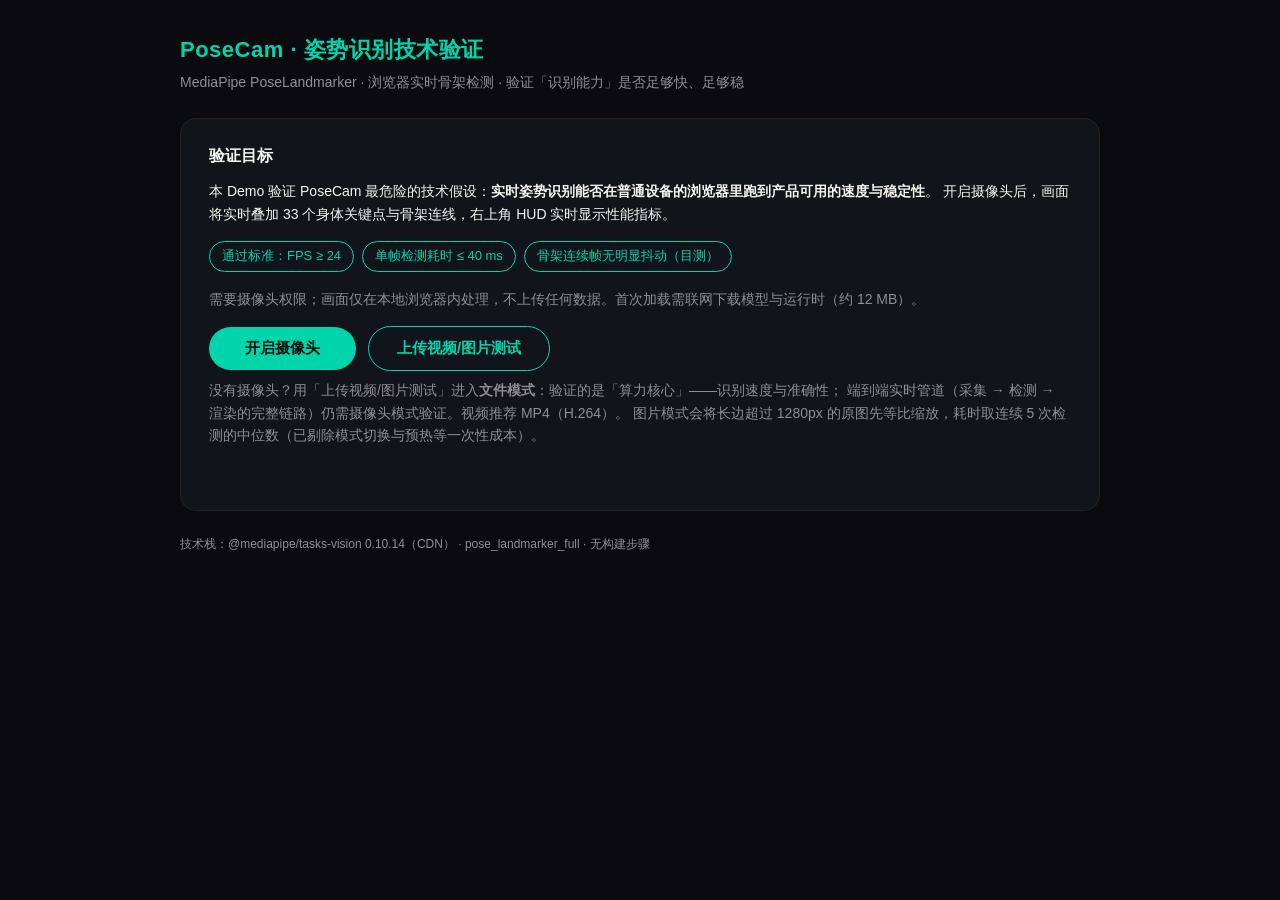
<file: pose-demo/index.html>
<!DOCTYPE html>
<html lang="zh-CN">
<head>
  <meta charset="UTF-8" />
  <meta name="viewport" content="width=device-width, initial-scale=1.0" />
  <title>PoseCam · 姿势识别技术验证 Demo</title>
  <link rel="stylesheet" href="style.css" />
</head>
<body>
  <main class="page">
    <header class="page-header">
      <h1>PoseCam · 姿势识别技术验证</h1>
      <p class="subtitle">MediaPipe PoseLandmarker · 浏览器实时骨架检测 · 验证「识别能力」是否足够快、足够稳</p>
    </header>

    <!-- 说明页：启动前显示 -->
    <section id="setup-panel" class="panel">
      <h2>验证目标</h2>
      <p>
        本 Demo 验证 PoseCam 最危险的技术假设：<strong>实时姿势识别能否在普通设备的浏览器里跑到产品可用的速度与稳定性</strong>。
        开启摄像头后，画面将实时叠加 33 个身体关键点与骨架连线，右上角 HUD 实时显示性能指标。
      </p>
      <div class="criteria">
        <span class="badge">通过标准：FPS ≥ 24</span>
        <span class="badge">单帧检测耗时 ≤ 40 ms</span>
        <span class="badge">骨架连续帧无明显抖动（目测）</span>
      </div>
      <p class="note">
        需要摄像头权限；画面仅在本地浏览器内处理，不上传任何数据。首次加载需联网下载模型与运行时（约 12&nbsp;MB）。
      </p>
      <div class="button-row">
        <button id="start-btn" type="button">开启摄像头</button>
        <button id="file-btn" type="button" class="btn-secondary">上传视频/图片测试</button>
        <input id="file-input" type="file" accept="video/*,image/*" hidden />
      </div>
      <p class="note">
        没有摄像头？用「上传视频/图片测试」进入<strong>文件模式</strong>：验证的是「算力核心」——识别速度与准确性；
        端到端实时管道（采集 → 检测 → 渲染的完整链路）仍需摄像头模式验证。视频推荐 MP4（H.264）。
        图片模式会将长边超过 1280px 的原图先等比缩放，耗时取连续 5 次检测的中位数（已剔除模式切换与预热等一次性成本）。
      </p>
      <p id="status-line" class="status-line" aria-live="polite"></p>
      <div id="error-box" class="error-box" hidden>
        <h3 id="error-title"></h3>
        <p id="error-detail"></p>
      </div>
    </section>

    <!-- 取景 + 叠加层 -->
    <section id="stage" class="stage" hidden>
      <div class="video-wrap">
        <video id="webcam" autoplay playsinline muted></video>
        <canvas id="overlay"></canvas>
      </div>

      <!-- 指标 HUD -->
      <div id="hud" class="hud">
        <div class="stat">
          <span class="stat-label">FPS（检测循环）</span>
          <span id="m-fps" class="stat-value">--</span>
        </div>
        <div class="stat">
          <span class="stat-label">单帧检测耗时</span>
          <span id="m-ms" class="stat-value">--</span>
        </div>
        <div class="stat">
          <span class="stat-label">检测到人数</span>
          <span id="m-persons" class="stat-value">0</span>
        </div>
        <div class="stat">
          <span class="stat-label">关键点数</span>
          <span id="m-keypoints" class="stat-value">0</span>
        </div>
        <div class="stat">
          <span class="stat-label">推理后端</span>
          <span id="m-backend" class="stat-value">--</span>
        </div>
        <div class="stat">
          <span class="stat-label">输入来源</span>
          <span id="m-mode" class="stat-value">--</span>
        </div>
        <p id="backend-note" class="backend-note" hidden>⚠ GPU 初始化失败，已回退 CPU 推理，性能可能明显下降。</p>
        <p class="hud-criteria">达标线：FPS ≥ 24（<span id="m-fps-judge">--</span>） · 单帧 ≤ 40 ms（<span id="m-ms-judge">--</span>）</p>
      </div>
      <button id="back-btn" type="button" class="btn-secondary">返回重新选择</button>
    </section>

    <footer class="page-footer">
      <p>技术栈：@mediapipe/tasks-vision 0.10.14（CDN） · pose_landmarker_full · 无构建步骤</p>
    </footer>
  </main>

  <script>
    // 兜底：本脚本为普通脚本，file:// 下也一定执行（模块脚本会被浏览器 CORS 策略拦截）
    (function () {
      function showBanner(text) {
        var panel = document.getElementById("setup-panel");
        if (!panel) return;
        var div = document.createElement("div");
        div.style.cssText = "margin:12px 0;padding:12px 14px;border:1px solid #b8860b;border-radius:10px;background:rgba(184,134,11,0.12);color:#f0c96a;font-size:14px;line-height:1.6;text-align:left;";
        div.textContent = text;
        panel.insertBefore(div, panel.children[1] || null);
      }
      if (location.protocol === "file:") {
        showBanner("当前是 file:// 直开：「上传视频/图片测试」可用（首次需联网下载模型，约 12 MB）；「开启摄像头」不可用——请在 pose-demo/ 目录运行 python -m http.server 8000，然后访问 http://localhost:8000");
      }
      setTimeout(function () {
        if (!window.__poseDemoReady) {
          showBanner("app.js 未能加载或初始化失败，按钮不会响应。请改用本地服务打开：在 pose-demo/ 运行 python -m http.server 8000，然后访问 http://localhost:8000；若已用本地服务仍见此提示，按 F12 打开 Console 查看报错。");
        }
      }, 4000);
    })();
  </script>
  <script src="app.js"></script>
</body>
</html>
</file>
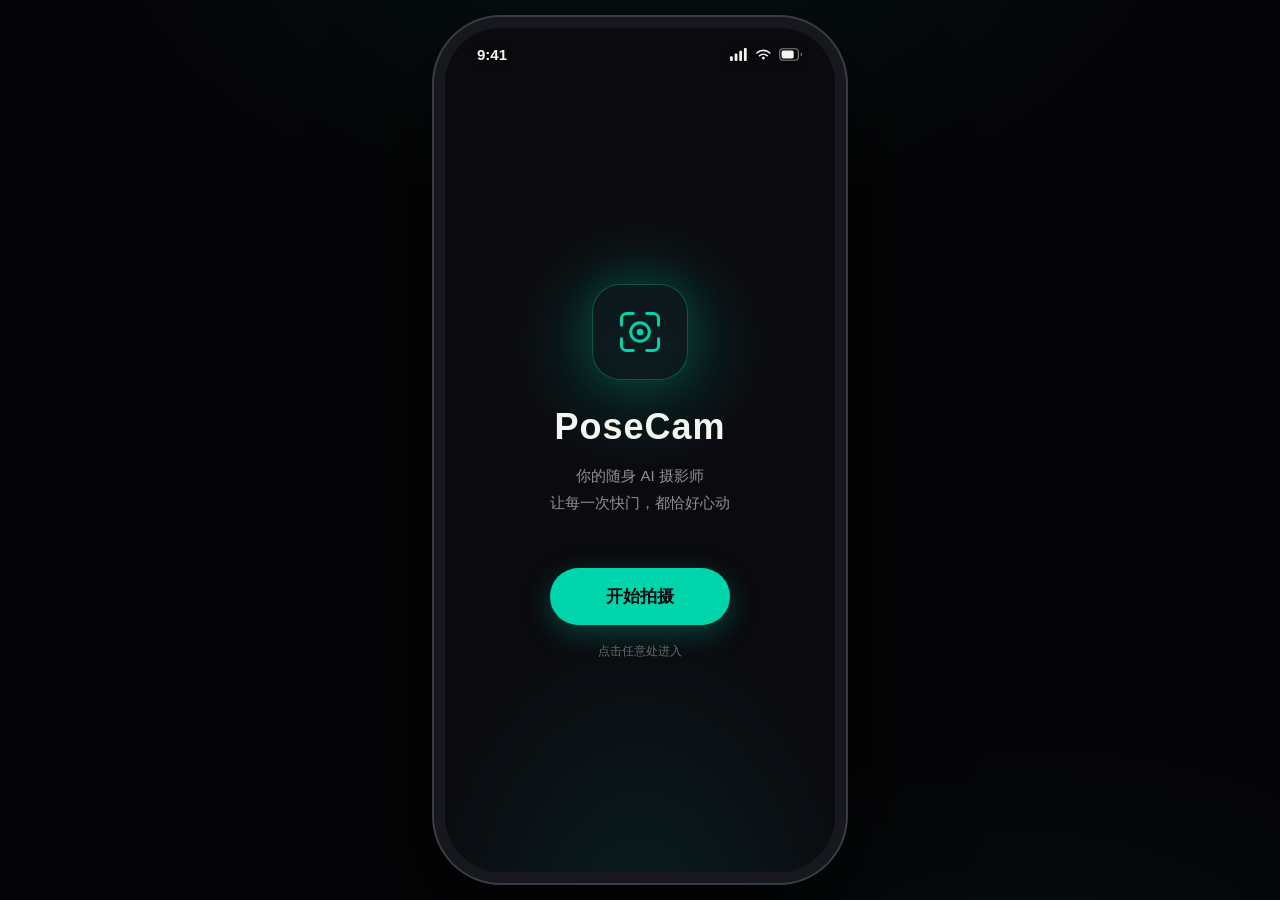
<file: prototype-hifi/index.html>
<!DOCTYPE html>
<html lang="zh-CN">
<head>
<meta charset="UTF-8">
<meta name="viewport" content="width=device-width, initial-scale=1.0">
<title>PoseCam · 高保真视觉原型</title>
<link rel="stylesheet" href="style.css">
</head>
<body>
<div class="stage">
  <div class="phone">

    <!-- ========== 屏 1 · 启动页 ========== -->
    <section class="screen splash active" id="screen-splash">
      <div class="splash-glow"></div>
      <div class="splash-inner">
        <div class="brand-mark">
          <svg viewBox="0 0 64 64" fill="none" aria-hidden="true">
            <path d="M10 24v-8a6 6 0 0 1 6-6h8" stroke="#00D4AA" stroke-width="3.5" stroke-linecap="round"/>
            <path d="M40 10h8a6 6 0 0 1 6 6v8" stroke="#00D4AA" stroke-width="3.5" stroke-linecap="round"/>
            <path d="M54 40v8a6 6 0 0 1-6 6h-8" stroke="#00D4AA" stroke-width="3.5" stroke-linecap="round"/>
            <path d="M24 54h-8a6 6 0 0 1-6-6v-8" stroke="#00D4AA" stroke-width="3.5" stroke-linecap="round"/>
            <circle cx="32" cy="32" r="11" stroke="#00D4AA" stroke-width="3.5"/>
            <circle cx="32" cy="32" r="4" fill="#00D4AA"/>
          </svg>
        </div>
        <h1 class="brand-name">PoseCam</h1>
        <p class="brand-tag">你的随身 AI 摄影师<br>让每一次快门，都恰好心动</p>
        <button class="btn-pill btn-primary" id="btn-enter">开始拍摄</button>
        <p class="splash-hint">点击任意处进入</p>
      </div>
    </section>

    <!-- ========== 屏 2 · 模式选择 ========== -->
    <section class="screen" id="screen-mode">
      <header class="page-head">
        <div class="head-row">
          <button class="btn-back" data-go="screen-splash" aria-label="返回">
            <svg viewBox="0 0 24 24" fill="none"><path d="M15 5l-7 7 7 7" stroke="currentColor" stroke-width="2.2" stroke-linecap="round" stroke-linejoin="round"/></svg>
          </button>
          <h2>今天怎么拍？</h2>
        </div>
        <p class="head-sub">选择拍摄模式，AI 摄影师将全程陪同引导</p>
      </header>

      <div class="mode-grid">
        <button class="mode-card selected" data-mode="ta">
          <span class="mode-check">
            <svg viewBox="0 0 24 24" fill="none"><circle cx="12" cy="12" r="10" fill="#00D4AA"/><path d="M8 12.5l2.6 2.6L16.5 9" stroke="#0A0A0F" stroke-width="2.4" stroke-linecap="round" stroke-linejoin="round"/></svg>
          </span>
          <span class="mode-icon">
            <svg viewBox="0 0 48 48" fill="none">
              <circle cx="24" cy="15" r="7" stroke="#00D4AA" stroke-width="3"/>
              <path d="M10 40c1.5-8 6.5-12 14-12s12.5 4 14 12" stroke="#00D4AA" stroke-width="3" stroke-linecap="round"/>
            </svg>
          </span>
          <span class="mode-title">帮 TA 拍</span>
          <span class="mode-desc">实时构图与姿势引导<br>随手拍出氛围感</span>
        </button>

        <button class="mode-card" data-mode="us">
          <span class="mode-check">
            <svg viewBox="0 0 24 24" fill="none"><circle cx="12" cy="12" r="10" fill="#00D4AA"/><path d="M8 12.5l2.6 2.6L16.5 9" stroke="#0A0A0F" stroke-width="2.4" stroke-linecap="round" stroke-linejoin="round"/></svg>
          </span>
          <span class="mode-icon">
            <svg viewBox="0 0 48 48" fill="none">
              <circle cx="17" cy="16" r="6" stroke="#00D4AA" stroke-width="3"/>
              <circle cx="32" cy="16" r="6" stroke="#00D4AA" stroke-width="3"/>
              <path d="M5 40c1.2-7 5.4-10.5 12-10.5 3 0 5.6.8 7.5 2.3 1.9-1.5 4.5-2.3 7.5-2.3 6.6 0 10.8 3.5 12 10.5" stroke="#00D4AA" stroke-width="3" stroke-linecap="round"/>
            </svg>
          </span>
          <span class="mode-title">我们合照</span>
          <span class="mode-desc">双人同框姿势引导<br>记录并肩的时刻</span>
        </button>
      </div>

      <div class="page-foot">
        <button class="btn-pill btn-primary" data-go="screen-scene">下一步</button>
      </div>
    </section>

    <!-- ========== 屏 3 · 场景选择 ========== -->
    <section class="screen" id="screen-scene">
      <header class="page-head">
        <div class="head-row">
          <button class="btn-back" data-go="screen-mode" aria-label="返回">
            <svg viewBox="0 0 24 24" fill="none"><path d="M15 5l-7 7 7 7" stroke="currentColor" stroke-width="2.2" stroke-linecap="round" stroke-linejoin="round"/></svg>
          </button>
          <h2>选一个约会场景</h2>
        </div>
        <p class="head-sub">AI 将按场景推荐焦段、姿势与话术</p>
      </header>

      <div class="scene-list">
        <button class="scene-card selected" data-scene="cafe">
          <span class="scene-thumb thumb-cafe"></span>
          <span class="scene-info">
            <span class="scene-name">咖啡厅</span>
            <span class="scene-desc">窗边暖光 · 氛围感首选</span>
            <span class="scene-preview">暖光木质调 · 窗光侧脸与半身特写</span>
          </span>
          <span class="scene-check">
            <svg viewBox="0 0 24 24" fill="none"><circle cx="12" cy="12" r="10" fill="#00D4AA"/><path d="M8 12.5l2.6 2.6L16.5 9" stroke="#0A0A0F" stroke-width="2.4" stroke-linecap="round" stroke-linejoin="round"/></svg>
          </span>
        </button>

        <button class="scene-card" data-scene="street">
          <span class="scene-thumb thumb-street"></span>
          <span class="scene-info">
            <span class="scene-name">街拍</span>
            <span class="scene-desc">城市线条 · 随性松弛感</span>
            <span class="scene-preview">延伸线构图 · 霓虹背景与城市氛围</span>
          </span>
          <span class="scene-check">
            <svg viewBox="0 0 24 24" fill="none"><circle cx="12" cy="12" r="10" fill="#00D4AA"/><path d="M8 12.5l2.6 2.6L16.5 9" stroke="#0A0A0F" stroke-width="2.4" stroke-linecap="round" stroke-linejoin="round"/></svg>
          </span>
        </button>

        <button class="scene-card" data-scene="night">
          <span class="scene-thumb thumb-night"></span>
          <span class="scene-info">
            <span class="scene-name">夜景</span>
            <span class="scene-desc">霓虹光斑 · 电影感拉满</span>
            <span class="scene-preview">光斑虚化 · 电影感逆光与车流拉丝</span>
          </span>
          <span class="scene-check">
            <svg viewBox="0 0 24 24" fill="none"><circle cx="12" cy="12" r="10" fill="#00D4AA"/><path d="M8 12.5l2.6 2.6L16.5 9" stroke="#0A0A0F" stroke-width="2.4" stroke-linecap="round" stroke-linejoin="round"/></svg>
          </span>
        </button>

        <button class="scene-card" data-scene="indoor">
          <span class="scene-thumb thumb-indoor"></span>
          <span class="scene-info">
            <span class="scene-name">室内</span>
            <span class="scene-desc">居家日常 · 自然生活感</span>
            <span class="scene-preview">自然窗光 · 松弛生活感人像</span>
          </span>
          <span class="scene-check">
            <svg viewBox="0 0 24 24" fill="none"><circle cx="12" cy="12" r="10" fill="#00D4AA"/><path d="M8 12.5l2.6 2.6L16.5 9" stroke="#0A0A0F" stroke-width="2.4" stroke-linecap="round" stroke-linejoin="round"/></svg>
          </span>
        </button>
      </div>

      <div class="page-foot">
        <button class="btn-pill btn-primary" id="btn-to-vf">进入取景器</button>
      </div>
    </section>

    <!-- ========== 屏 4 · 取景器（核心屏） ========== -->
    <section class="screen vf" id="screen-viewfinder">
      <!-- 模拟取景画面（CSS 渐变） -->
      <div class="vf-scene thumb-cafe" id="vf-scene"></div>
      <div class="vf-vignette"></div>

      <!-- AR 姿势引导轮廓 · 单人 -->
      <svg class="ar-outline" id="ar-solo" viewBox="0 0 200 300" fill="none" aria-hidden="true">
        <g class="ar-ok">
          <circle cx="100" cy="46" r="26"/>
          <path d="M74 88 Q100 78 126 88 Q133 126 124 166 Q100 178 76 166 Q67 126 74 88 Z"/>
          <path d="M74 92 Q57 108 54 136 Q52 158 61 174"/>
          <path d="M80 172 Q76 224 79 276"/>
          <path d="M120 172 Q124 224 121 276"/>
          <path d="M79 276 Q72 283 65 280"/>
          <path d="M121 276 Q128 283 135 280"/>
        </g>
        <g class="ar-miss">
          <path d="M126 92 Q148 96 154 76 Q158 58 146 48"/>
        </g>
      </svg>

      <!-- AR 姿势引导轮廓 · 双人 -->
      <svg class="ar-outline ar-couple" id="ar-couple" viewBox="0 0 280 300" fill="none" hidden aria-hidden="true">
        <g class="ar-ok">
          <circle cx="92" cy="54" r="25"/>
          <path d="M70 92 Q92 83 114 92 Q120 128 112 164 Q92 174 72 164 Q64 128 70 92 Z"/>
          <path d="M112 96 Q140 88 168 98"/>
          <path d="M76 170 Q73 222 76 272"/>
          <path d="M108 170 Q111 222 108 272"/>
          <circle cx="188" cy="58" r="23"/>
          <path d="M168 96 Q188 88 208 96 Q214 130 206 164 Q188 172 170 164 Q162 130 168 96 Z"/>
          <path d="M174 168 Q171 220 174 270"/>
          <path d="M202 168 Q205 220 202 270"/>
        </g>
        <g class="ar-miss">
          <path d="M208 100 Q226 118 228 146 Q229 162 222 172"/>
        </g>
      </svg>

      <!-- 未匹配部位提示 -->
      <div class="ar-tag" id="ar-tag"><span class="ar-tag-dot"></span>右臂再抬高一点</div>

      <!-- 顶部栏 -->
      <div class="vf-top">
        <button class="btn-glass-circle" data-go="screen-scene" aria-label="返回">
          <svg viewBox="0 0 24 24" fill="none"><path d="M15 5l-7 7 7 7" stroke="currentColor" stroke-width="2.2" stroke-linecap="round" stroke-linejoin="round"/></svg>
        </button>
        <div class="focal-pill" id="focal-pill">建议焦段 2x · 半身特写</div>
        <button class="btn-glass-circle ar-toggle on" id="btn-ar-toggle" aria-label="AR 姿势轮廓开关" aria-pressed="true">
          <svg viewBox="0 0 24 24" fill="none">
            <circle cx="12" cy="7.6" r="3.4" stroke="currentColor" stroke-width="1.9" stroke-dasharray="3 2.6"/>
            <path d="M5.2 19.6c1.1-4.8 3.6-7 6.8-7s5.7 2.2 6.8 7" stroke="currentColor" stroke-width="1.9" stroke-linecap="round" stroke-dasharray="3 2.6"/>
          </svg>
        </button>
      </div>

      <!-- AI 摄影师指导面板 -->
      <div class="ai-panel">
        <div class="ai-head">
          <span class="ai-badge">
            <svg viewBox="0 0 24 24" fill="none"><path d="M12 3l1.9 4.6L18.5 9l-4.6 1.4L12 15l-1.9-4.6L5.5 9l4.6-1.4L12 3z" fill="#00D4AA"/><path d="M18 15l.9 2.1L21 18l-2.1.9L18 21l-.9-2.1L15 18l2.1-.9L18 15z" fill="#00D4AA" opacity=".7"/></svg>
            AI 摄影师
          </span>
          <span class="ai-scene" id="ai-scene">咖啡厅 · 帮 TA 拍</span>
          <button class="ai-refresh" id="btn-next-advice" aria-label="换一条建议">
            <svg viewBox="0 0 24 24" fill="none"><path d="M19.5 12a7.5 7.5 0 1 1-2.2-5.3" stroke="currentColor" stroke-width="2" stroke-linecap="round"/><path d="M20 3.5V8h-4.5" stroke="currentColor" stroke-width="2" stroke-linecap="round" stroke-linejoin="round"/></svg>
          </button>
        </div>
        <div class="ai-pose" id="ai-pose">侧身靠窗</div>
        <div class="ai-tip" id="ai-tip">让 TA 侧对窗户，脸转向光源，轮廓会更柔和。跟随红色引导线，右臂再抬高一点。</div>
      </div>

      <!-- 话术锦囊入口（暖色唯一入口） -->
      <button class="fab-coral" id="btn-lines" aria-label="话术锦囊">
        <svg viewBox="0 0 24 24" fill="none">
          <path d="M12 4c-4.7 0-8.5 3-8.5 6.7 0 2.1 1.2 4 3 5.2L5.7 19.5l4.2-1.7c.7.2 1.4.3 2.1.3 4.7 0 8.5-3 8.5-6.7S16.7 4 12 4z" fill="#fff"/>
          <circle cx="8.8" cy="10.7" r="1.05" fill="#FF7E67"/>
          <circle cx="12" cy="10.7" r="1.05" fill="#FF7E67"/>
          <circle cx="15.2" cy="10.7" r="1.05" fill="#FF7E67"/>
        </svg>
        <span class="fab-label">话术锦囊</span>
      </button>

      <!-- 底部快门区 -->
      <div class="vf-bottom">
        <div class="shutter-row">
          <button class="thumb-mini thumb-cafe" id="thumb-mini" aria-label="上一张"></button>
          <button class="shutter" id="btn-shutter" aria-label="快门"></button>
          <button class="btn-glass-circle" id="btn-flip" aria-label="翻转镜头">
            <svg viewBox="0 0 24 24" fill="none"><path d="M7 8a7 7 0 0 1 11.5-2.5M17 16a7 7 0 0 1-11.5 2.5" stroke="currentColor" stroke-width="2" stroke-linecap="round"/><path d="M19 2.5v3.5h-3.5M5 21.5V18h3.5" stroke="currentColor" stroke-width="2" stroke-linecap="round" stroke-linejoin="round"/></svg>
          </button>
        </div>
      </div>

      <!-- 拍照闪白 -->
      <div class="flash" id="flash"></div>

      <!-- 话术锦囊面板 -->
      <div class="scrim" id="scrim" hidden></div>
      <div class="lines-sheet" id="lines-sheet">
        <div class="sheet-head">
          <div class="sheet-title-wrap">
            <span class="sheet-title">话术锦囊</span>
            <span class="sheet-sub">照着说就好，情绪价值拉满</span>
          </div>
          <button class="sheet-close" id="btn-sheet-close" aria-label="关闭">
            <svg viewBox="0 0 24 24" fill="none"><path d="M6 6l12 12M18 6L6 18" stroke="currentColor" stroke-width="2.2" stroke-linecap="round"/></svg>
          </button>
        </div>
        <div class="bubbles" id="bubbles"></div>
        <button class="sheet-refresh" id="btn-more-lines">
          <svg viewBox="0 0 24 24" fill="none"><path d="M19.5 12a7.5 7.5 0 1 1-2.2-5.3" stroke="currentColor" stroke-width="2" stroke-linecap="round"/><path d="M20 3.5V8h-4.5" stroke="currentColor" stroke-width="2" stroke-linecap="round" stroke-linejoin="round"/></svg>
          换几句
        </button>
      </div>
    </section>

    <!-- ========== 屏 5 · AI 点评 ========== -->
    <section class="screen" id="screen-review">
      <header class="page-head">
        <div class="head-row">
          <button class="btn-back" data-go="screen-viewfinder" aria-label="返回">
            <svg viewBox="0 0 24 24" fill="none"><path d="M15 5l-7 7 7 7" stroke="currentColor" stroke-width="2.2" stroke-linecap="round" stroke-linejoin="round"/></svg>
          </button>
          <h2>AI 拍摄点评</h2>
        </div>
        <p class="head-sub" id="review-sub">咖啡厅 · 帮 TA 拍</p>
      </header>

      <div class="review-photo thumb-cafe" id="review-photo">
        <div class="score-chip">
          <span class="score-num">8.6</span>
          <span class="score-label">AI 综合评分</span>
        </div>
        <div class="saved-chip">
          <svg viewBox="0 0 24 24" fill="none"><path d="M5.5 12.8l4.2 4.2L18.5 8.2" stroke="currentColor" stroke-width="2.6" stroke-linecap="round" stroke-linejoin="round"/></svg>
          已自动保存到相册
        </div>
        <button class="btn-glass-circle btn-share" id="btn-share" aria-label="分享照片">
          <svg viewBox="0 0 24 24" fill="none">
            <path d="M12 15V4" stroke="currentColor" stroke-width="2" stroke-linecap="round"/>
            <path d="M8.2 7.8L12 4l3.8 3.8" stroke="currentColor" stroke-width="2" stroke-linecap="round" stroke-linejoin="round"/>
            <path d="M9 10.5H6.8Q4.5 10.5 4.5 12.8V18.2Q4.5 20.5 6.8 20.5H17.2Q19.5 20.5 19.5 18.2V12.8Q19.5 10.5 17.2 10.5H15" stroke="currentColor" stroke-width="2" stroke-linecap="round"/>
          </svg>
        </button>
      </div>

      <div class="fb-list">
        <div class="fb-item">
          <span class="fb-icon">
            <svg viewBox="0 0 24 24" fill="none"><path d="M4 4h16v16H4z" stroke="#00D4AA" stroke-width="2" stroke-linejoin="round"/><path d="M4 9.3h16M4 14.7h16M9.3 4v16M14.7 4v16" stroke="#00D4AA" stroke-width="1.4"/></svg>
          </span>
          <span class="fb-body">
            <span class="fb-title">构图<span class="stars">★★★★<i>★</i></span></span>
            <span class="fb-text">人物落在右侧三分线，头顶留白舒适，构图很稳。</span>
          </span>
        </div>
        <div class="fb-item">
          <span class="fb-icon">
            <svg viewBox="0 0 24 24" fill="none"><circle cx="12" cy="6.5" r="3" stroke="#00D4AA" stroke-width="2"/><path d="M5.5 20c.8-4.5 3.2-6.5 6.5-6.5s5.7 2 6.5 6.5" stroke="#00D4AA" stroke-width="2" stroke-linecap="round"/></svg>
          </span>
          <span class="fb-body">
            <span class="fb-title">姿势<span class="stars">★★★<i>★★</i></span></span>
            <span class="fb-text">右臂线条略僵，下次再放松一点会更自然。</span>
          </span>
        </div>
        <div class="fb-item">
          <span class="fb-icon">
            <svg viewBox="0 0 24 24" fill="none"><path d="M12 20s-7-4.3-7-9.5C5 7.5 7 6 9 6c1.3 0 2.4.7 3 1.7C12.6 6.7 13.7 6 15 6c2 0 4 1.5 4 4.5 0 5.2-7 9.5-7 9.5z" stroke="#00D4AA" stroke-width="2" stroke-linejoin="round"/></svg>
          </span>
          <span class="fb-body">
            <span class="fb-title">情绪<span class="stars">★★★★★</span></span>
            <span class="fb-text">笑容自然有感染力，这张的情绪价值拉满。</span>
          </span>
        </div>
      </div>

      <div class="page-foot foot-row">
        <button class="btn-pill btn-primary" data-go="screen-viewfinder">再拍一张</button>
        <button class="btn-pill btn-ghost" id="btn-done">完成</button>
      </div>
    </section>

    <!-- iOS 状态栏（模拟） -->
    <div class="statusbar">
      <span class="sb-time">9:41</span>
      <span class="sb-icons">
        <svg viewBox="0 0 20 14" fill="none"><rect x="0" y="9" width="3" height="5" rx="1" fill="#F5F5F0"/><rect x="5" y="6" width="3" height="8" rx="1" fill="#F5F5F0"/><rect x="10" y="3" width="3" height="11" rx="1" fill="#F5F5F0"/><rect x="15" y="0" width="3" height="14" rx="1" fill="#F5F5F0"/></svg>
        <svg viewBox="0 0 18 14" fill="none"><path d="M9 12.5a1.6 1.6 0 1 0 0-3.2 1.6 1.6 0 0 0 0 3.2z" fill="#F5F5F0"/><path d="M4.8 8.3a6.2 6.2 0 0 1 8.4 0M2 5.4a10 10 0 0 1 14 0" stroke="#F5F5F0" stroke-width="1.7" stroke-linecap="round"/></svg>
        <svg viewBox="0 0 26 14" fill="none"><rect x="0.8" y="0.8" width="20" height="12.4" rx="3.5" stroke="#F5F5F0" stroke-opacity=".5" stroke-width="1.2"/><rect x="2.8" y="2.8" width="13" height="8.4" rx="1.8" fill="#F5F5F0"/><path d="M23.5 4.8v4.4a2.4 2.4 0 0 0 0-4.4z" fill="#F5F5F0" fill-opacity=".5"/></svg>
      </span>
    </div>

    <!-- 全局 Toast -->
    <div class="toast" id="toast"></div>

  </div>
</div>

<script src="app.js"></script>
</body>
</html>
</file>
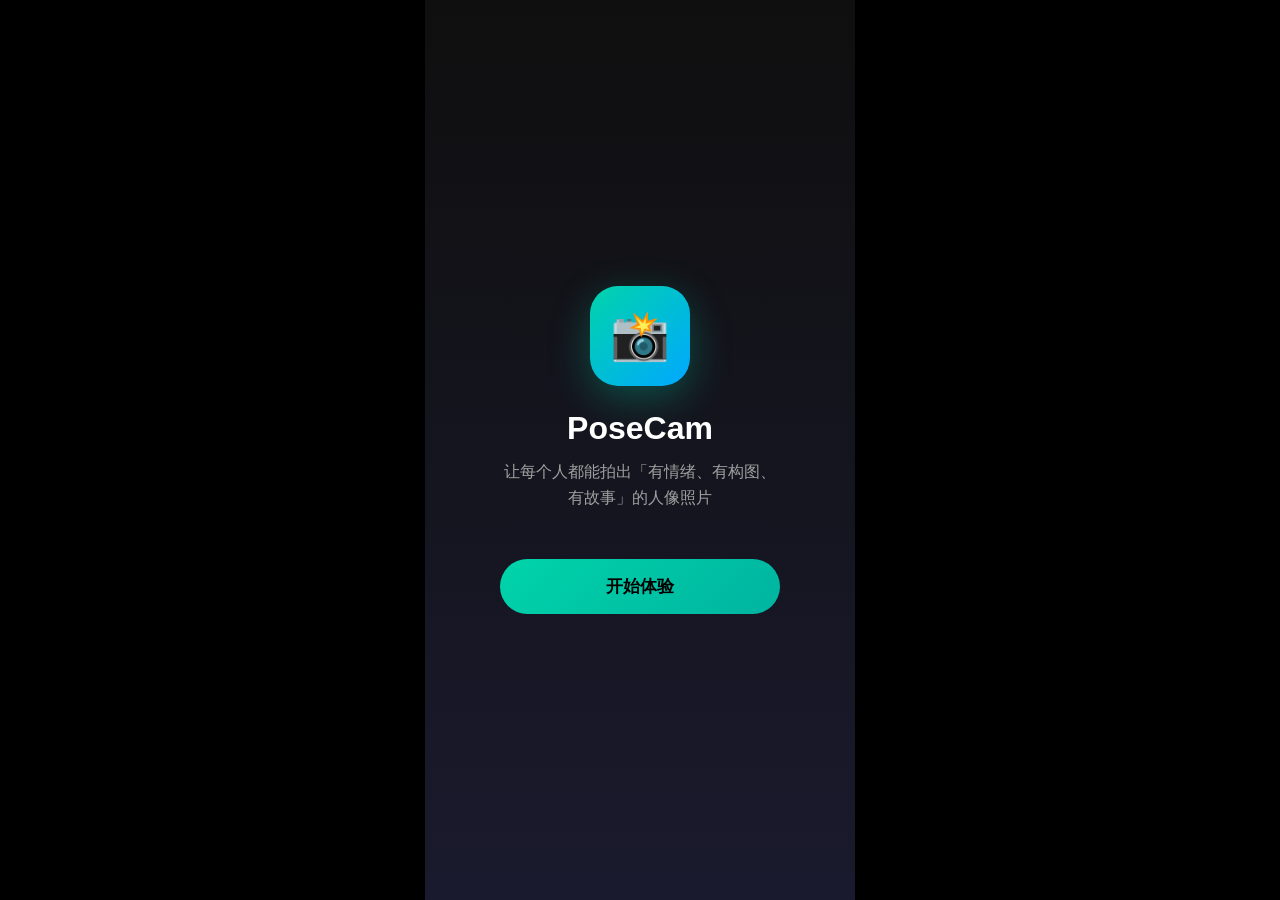
<file: prototype/index.html>
<!DOCTYPE html>
<html lang="zh-CN">
<head>
    <meta charset="UTF-8">
    <meta name="viewport" content="width=device-width, initial-scale=1.0, maximum-scale=1.0, user-scalable=no">
    <title>PoseCam 交互原型</title>
    <link rel="stylesheet" href="style.css">
</head>
<body>
    <div id="app">
        <!-- 屏幕容器由 JS 动态切换 -->
    </div>

    <script src="app.js"></script>
</body>
</html>
</file>
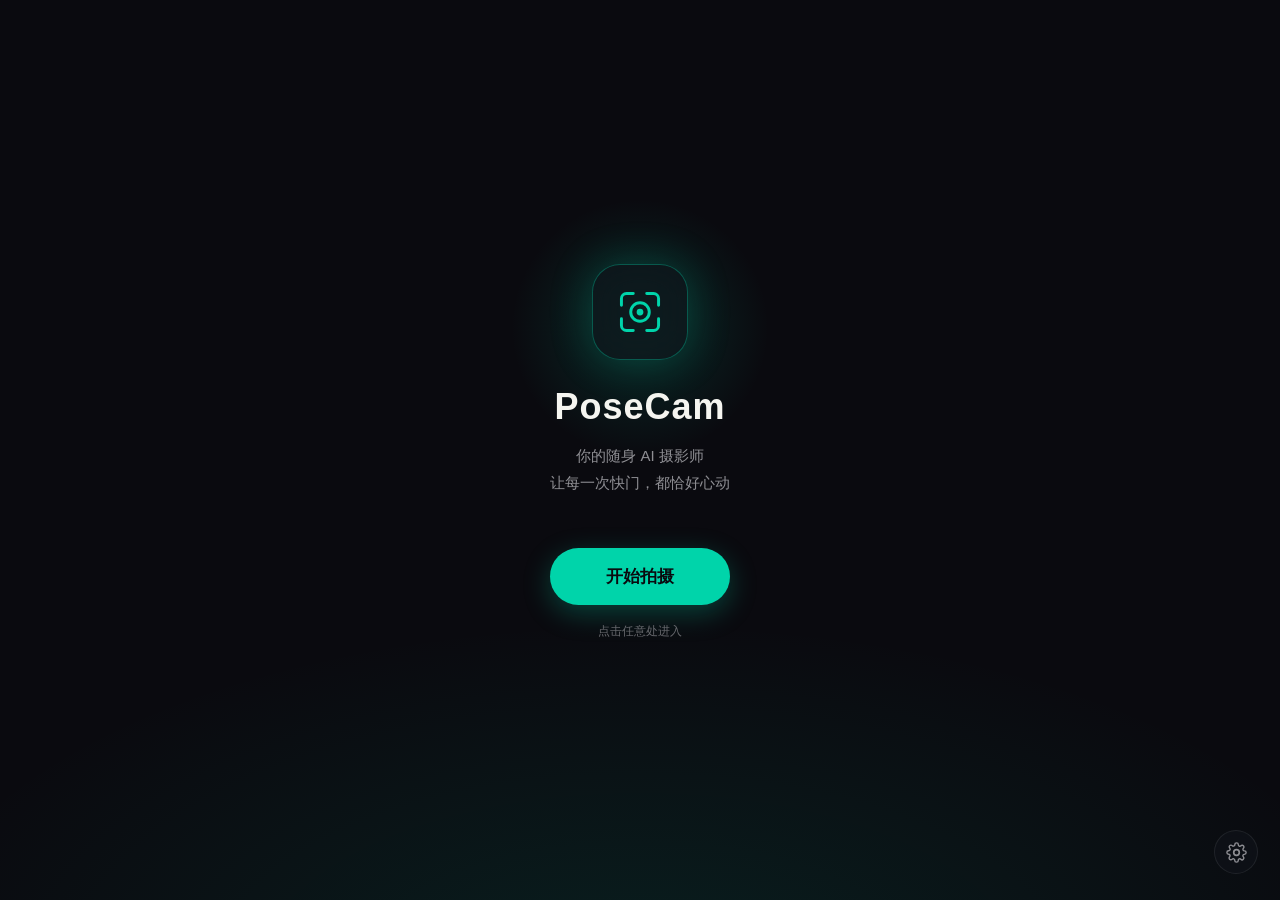
<file: pwa/index.html>
<!DOCTYPE html>
<html lang="zh-CN">
<head>
<meta charset="UTF-8">
<meta name="viewport" content="width=device-width, initial-scale=1.0, viewport-fit=cover">
<title>PoseCam · 你的随身 AI 摄影师</title>

<!-- PWA -->
<link rel="manifest" href="manifest.json">
<meta name="theme-color" content="#0A0A0F">

<!-- iOS PWA 元数据 -->
<meta name="apple-mobile-web-app-capable" content="yes">
<meta name="mobile-web-app-capable" content="yes">
<meta name="apple-mobile-web-app-status-bar-style" content="black-translucent">
<meta name="apple-mobile-web-app-title" content="PoseCam">
<link rel="apple-touch-icon" href="icons/apple-touch-icon.png">
<link rel="icon" type="image/png" sizes="192x192" href="icons/icon-192.png">

<link rel="stylesheet" href="style.css">
</head>
<body>
<div class="phone" id="app">

  <!-- ========== 屏 1 · 启动页 ========== -->
  <section class="screen splash active" id="screen-splash">
    <div class="splash-glow"></div>
    <div class="splash-inner">
      <div class="brand-mark">
        <svg viewBox="0 0 64 64" fill="none" aria-hidden="true">
          <path d="M10 24v-8a6 6 0 0 1 6-6h8" stroke="#00D4AA" stroke-width="3.5" stroke-linecap="round"/>
          <path d="M40 10h8a6 6 0 0 1 6 6v8" stroke="#00D4AA" stroke-width="3.5" stroke-linecap="round"/>
          <path d="M54 40v8a6 6 0 0 1-6 6h-8" stroke="#00D4AA" stroke-width="3.5" stroke-linecap="round"/>
          <path d="M24 54h-8a6 6 0 0 1-6-6v-8" stroke="#00D4AA" stroke-width="3.5" stroke-linecap="round"/>
          <circle cx="32" cy="32" r="11" stroke="#00D4AA" stroke-width="3.5"/>
          <circle cx="32" cy="32" r="4" fill="#00D4AA"/>
        </svg>
      </div>
      <h1 class="brand-name">PoseCam</h1>
      <p class="brand-tag">你的随身 AI 摄影师<br>让每一次快门，都恰好心动</p>
      <button class="btn-pill btn-primary" id="btn-enter">开始拍摄</button>
      <p class="splash-hint">点击任意处进入</p>
    </div>
    <!-- AI 服务设置入口（右下角齿轮；stopPropagation 不触发进屏） -->
    <button class="btn-glass-circle settings-gear" id="btn-settings" aria-label="AI 服务设置">
      <svg viewBox="0 0 24 24" fill="none">
        <path d="M12 15.2a3.2 3.2 0 1 0 0-6.4 3.2 3.2 0 0 0 0 6.4z" stroke="currentColor" stroke-width="1.9"/>
        <path d="M19.4 15a1.7 1.7 0 0 0 .34 1.87l.06.06a2 2 0 1 1-2.83 2.83l-.06-.06a1.7 1.7 0 0 0-1.87-.34 1.7 1.7 0 0 0-1.03 1.56V21a2 2 0 1 1-4 0v-.09a1.7 1.7 0 0 0-1.1-1.56 1.7 1.7 0 0 0-1.87.34l-.06.06a2 2 0 1 1-2.83-2.83l.06-.06a1.7 1.7 0 0 0 .34-1.87 1.7 1.7 0 0 0-1.56-1.03H3a2 2 0 1 1 0-4h.09A1.7 1.7 0 0 0 4.65 8.9a1.7 1.7 0 0 0-.34-1.87l-.06-.06a2 2 0 1 1 2.83-2.83l.06.06a1.7 1.7 0 0 0 1.87.34h.08A1.7 1.7 0 0 0 10.1 3V3a2 2 0 1 1 4 0v.09a1.7 1.7 0 0 0 1.03 1.56 1.7 1.7 0 0 0 1.87-.34l.06-.06a2 2 0 1 1 2.83 2.83l-.06.06a1.7 1.7 0 0 0-.34 1.87v.08a1.7 1.7 0 0 0 1.56 1.03H21a2 2 0 1 1 0 4h-.09a1.7 1.7 0 0 0-1.51 1.03z" stroke="currentColor" stroke-width="1.6" stroke-linejoin="round"/>
      </svg>
    </button>
  </section>

  <!-- ========== 屏 2 · 模式选择 ========== -->
  <section class="screen" id="screen-mode">
    <header class="page-head">
      <div class="head-row">
        <button class="btn-back" data-go="screen-splash" aria-label="返回">
          <svg viewBox="0 0 24 24" fill="none"><path d="M15 5l-7 7 7 7" stroke="currentColor" stroke-width="2.2" stroke-linecap="round" stroke-linejoin="round"/></svg>
        </button>
        <h2>今天怎么拍？</h2>
      </div>
      <p class="head-sub">选择拍摄模式，AI 摄影师将全程陪同引导</p>
    </header>

    <div class="mode-grid">
      <button class="mode-card selected" data-mode="ta">
        <span class="mode-check">
          <svg viewBox="0 0 24 24" fill="none"><circle cx="12" cy="12" r="10" fill="#00D4AA"/><path d="M8 12.5l2.6 2.6L16.5 9" stroke="#0A0A0F" stroke-width="2.4" stroke-linecap="round" stroke-linejoin="round"/></svg>
        </span>
        <span class="mode-icon">
          <svg viewBox="0 0 48 48" fill="none">
            <circle cx="24" cy="15" r="7" stroke="#00D4AA" stroke-width="3"/>
            <path d="M10 40c1.5-8 6.5-12 14-12s12.5 4 14 12" stroke="#00D4AA" stroke-width="3" stroke-linecap="round"/>
          </svg>
        </span>
        <span class="mode-title">帮 TA 拍</span>
        <span class="mode-desc">实时构图与姿势引导<br>随手拍出氛围感</span>
      </button>

      <button class="mode-card" data-mode="us">
        <span class="mode-check">
          <svg viewBox="0 0 24 24" fill="none"><circle cx="12" cy="12" r="10" fill="#00D4AA"/><path d="M8 12.5l2.6 2.6L16.5 9" stroke="#0A0A0F" stroke-width="2.4" stroke-linecap="round" stroke-linejoin="round"/></svg>
        </span>
        <span class="mode-icon">
          <svg viewBox="0 0 48 48" fill="none">
            <circle cx="17" cy="16" r="6" stroke="#00D4AA" stroke-width="3"/>
            <circle cx="32" cy="16" r="6" stroke="#00D4AA" stroke-width="3"/>
            <path d="M5 40c1.2-7 5.4-10.5 12-10.5 3 0 5.6.8 7.5 2.3 1.9-1.5 4.5-2.3 7.5-2.3 6.6 0 10.8 3.5 12 10.5" stroke="#00D4AA" stroke-width="3" stroke-linecap="round"/>
          </svg>
        </span>
        <span class="mode-title">我们合照</span>
        <span class="mode-desc">双人同框姿势引导<br>记录并肩的时刻</span>
      </button>
    </div>

    <div class="page-foot">
      <button class="btn-pill btn-primary" data-go="screen-scene">下一步</button>
    </div>
  </section>

  <!-- ========== 屏 3 · 场景选择 ========== -->
  <section class="screen" id="screen-scene">
    <header class="page-head">
      <div class="head-row">
        <button class="btn-back" data-go="screen-mode" aria-label="返回">
          <svg viewBox="0 0 24 24" fill="none"><path d="M15 5l-7 7 7 7" stroke="currentColor" stroke-width="2.2" stroke-linecap="round" stroke-linejoin="round"/></svg>
        </button>
        <h2>选一个约会场景</h2>
      </div>
      <p class="head-sub">AI 将按场景推荐焦段、姿势与话术</p>
    </header>

    <div class="scene-list">
      <button class="scene-card selected" data-scene="cafe">
        <span class="scene-thumb thumb-cafe"></span>
        <span class="scene-info">
          <span class="scene-name">咖啡厅</span>
          <span class="scene-desc">窗边暖光 · 氛围感首选</span>
          <span class="scene-preview">暖光木质调 · 窗光侧脸与半身特写</span>
        </span>
        <span class="scene-check">
          <svg viewBox="0 0 24 24" fill="none"><circle cx="12" cy="12" r="10" fill="#00D4AA"/><path d="M8 12.5l2.6 2.6L16.5 9" stroke="#0A0A0F" stroke-width="2.4" stroke-linecap="round" stroke-linejoin="round"/></svg>
        </span>
      </button>

      <button class="scene-card" data-scene="street">
        <span class="scene-thumb thumb-street"></span>
        <span class="scene-info">
          <span class="scene-name">街拍</span>
          <span class="scene-desc">城市线条 · 随性松弛感</span>
          <span class="scene-preview">延伸线构图 · 霓虹背景与城市氛围</span>
        </span>
        <span class="scene-check">
          <svg viewBox="0 0 24 24" fill="none"><circle cx="12" cy="12" r="10" fill="#00D4AA"/><path d="M8 12.5l2.6 2.6L16.5 9" stroke="#0A0A0F" stroke-width="2.4" stroke-linecap="round" stroke-linejoin="round"/></svg>
        </span>
      </button>

      <button class="scene-card" data-scene="night">
        <span class="scene-thumb thumb-night"></span>
        <span class="scene-info">
          <span class="scene-name">夜景</span>
          <span class="scene-desc">霓虹光斑 · 电影感拉满</span>
          <span class="scene-preview">光斑虚化 · 电影感逆光与车流拉丝</span>
        </span>
        <span class="scene-check">
          <svg viewBox="0 0 24 24" fill="none"><circle cx="12" cy="12" r="10" fill="#00D4AA"/><path d="M8 12.5l2.6 2.6L16.5 9" stroke="#0A0A0F" stroke-width="2.4" stroke-linecap="round" stroke-linejoin="round"/></svg>
        </span>
      </button>

      <button class="scene-card" data-scene="indoor">
        <span class="scene-thumb thumb-indoor"></span>
        <span class="scene-info">
          <span class="scene-name">室内</span>
          <span class="scene-desc">居家日常 · 自然生活感</span>
          <span class="scene-preview">自然窗光 · 松弛生活感人像</span>
        </span>
        <span class="scene-check">
          <svg viewBox="0 0 24 24" fill="none"><circle cx="12" cy="12" r="10" fill="#00D4AA"/><path d="M8 12.5l2.6 2.6L16.5 9" stroke="#0A0A0F" stroke-width="2.4" stroke-linecap="round" stroke-linejoin="round"/></svg>
        </span>
      </button>
    </div>

    <div class="page-foot">
      <button class="btn-pill btn-primary" id="btn-to-vf">进入取景器</button>
    </div>
  </section>

  <!-- ========== 屏 4 · 取景器（核心屏 · 真摄像头） ========== -->
  <section class="screen vf" id="screen-viewfinder">
    <!-- 实时摄像头画面 + 骨架叠加层（同一容器，前摄时整体镜像，保持对齐） -->
    <div class="vf-media" id="vf-media">
      <video id="vf-video" autoplay playsinline muted webkit-playsinline disablepictureinpicture></video>
      <canvas id="vf-canvas"></canvas>
    </div>
    <div class="vf-vignette"></div>

    <!-- 规则化姿势提示标签（v1 简化示范：右臂抬高规则 / 其他建议显示提示文案） -->
    <div class="ar-tag" id="ar-tag"><span class="ar-tag-dot"></span><span id="ar-tag-text">右臂再抬高一点</span></div>

    <!-- 加载 / 状态提示 -->
    <div class="vf-status" id="vf-status" hidden>正在启动摄像头…</div>

    <!-- 摄像头不可用错误兜底（file:// / 非安全上下文 / 权限拒绝等） -->
    <div class="vf-error" id="vf-error" hidden>
      <div class="vf-error-panel">
        <div class="vf-error-title" id="vf-error-title">无法使用摄像头</div>
        <div class="vf-error-detail" id="vf-error-detail"></div>
        <button class="btn-pill btn-ghost" id="btn-vf-error-back">返回场景选择</button>
      </div>
    </div>

    <!-- 顶部栏 -->
    <div class="vf-top">
      <button class="btn-glass-circle" id="btn-vf-back" aria-label="返回">
        <svg viewBox="0 0 24 24" fill="none"><path d="M15 5l-7 7 7 7" stroke="currentColor" stroke-width="2.2" stroke-linecap="round" stroke-linejoin="round"/></svg>
      </button>
      <div class="focal-pill" id="focal-pill">建议焦段 2x · 半身特写</div>
      <button class="btn-glass-circle ar-toggle on" id="btn-ar-toggle" aria-label="骨架引导开关" aria-pressed="true">
        <svg viewBox="0 0 24 24" fill="none">
          <circle cx="12" cy="7.6" r="3.4" stroke="currentColor" stroke-width="1.9" stroke-dasharray="3 2.6"/>
          <path d="M5.2 19.6c1.1-4.8 3.6-7 6.8-7s5.7 2.2 6.8 7" stroke="currentColor" stroke-width="1.9" stroke-linecap="round" stroke-dasharray="3 2.6"/>
        </svg>
      </button>
    </div>

    <!-- AI 摄影师指导面板 -->
    <div class="ai-panel">
      <div class="ai-head">
        <span class="ai-badge">
          <svg viewBox="0 0 24 24" fill="none"><path d="M12 3l1.9 4.6L18.5 9l-4.6 1.4L12 15l-1.9-4.6L5.5 9l4.6-1.4L12 3z" fill="#00D4AA"/><path d="M18 15l.9 2.1L21 18l-2.1.9L18 21l-.9-2.1L15 18l2.1-.9L18 15z" fill="#00D4AA" opacity=".7"/></svg>
          AI 摄影师
        </span>
        <span class="ai-scene" id="ai-scene">咖啡厅 · 帮 TA 拍</span>
        <button class="ai-analyze" id="btn-analyze" disabled title="先在首页⚙配置 AI">
          <svg viewBox="0 0 24 24" fill="none"><path d="M12 3l1.9 4.6L18.5 9l-4.6 1.4L12 15l-1.9-4.6L5.5 9l4.6-1.4L12 3z" fill="currentColor"/><path d="M18 15l.9 2.1L21 18l-2.1.9L18 21l-.9-2.1L15 18l2.1-.9L18 15z" fill="currentColor" opacity=".7"/></svg>
          <span>分析当前画面</span>
        </button>
        <button class="ai-refresh" id="btn-next-advice" aria-label="换一条建议">
          <svg viewBox="0 0 24 24" fill="none"><path d="M19.5 12a7.5 7.5 0 1 1-2.2-5.3" stroke="currentColor" stroke-width="2" stroke-linecap="round"/><path d="M20 3.5V8h-4.5" stroke="currentColor" stroke-width="2" stroke-linecap="round" stroke-linejoin="round"/></svg>
        </button>
      </div>
      <div class="ai-pose" id="ai-pose">侧身靠窗</div>
      <div class="ai-tip" id="ai-tip">让 TA 侧对窗户，脸转向光源，轮廓会更柔和。跟随红色引导线，右臂再抬高一点。</div>
      <div class="ai-note" id="ai-note">先在首页⚙配置 AI</div>
    </div>

    <!-- 话术锦囊入口（暖色唯一入口） -->
    <button class="fab-coral" id="btn-lines" aria-label="话术锦囊">
      <svg viewBox="0 0 24 24" fill="none">
        <path d="M12 4c-4.7 0-8.5 3-8.5 6.7 0 2.1 1.2 4 3 5.2L5.7 19.5l4.2-1.7c.7.2 1.4.3 2.1.3 4.7 0 8.5-3 8.5-6.7S16.7 4 12 4z" fill="#fff"/>
        <circle cx="8.8" cy="10.7" r="1.05" fill="#FF7E67"/>
        <circle cx="12" cy="10.7" r="1.05" fill="#FF7E67"/>
        <circle cx="15.2" cy="10.7" r="1.05" fill="#FF7E67"/>
      </svg>
      <span class="fab-label">话术锦囊</span>
    </button>

    <!-- 底部快门区 -->
    <div class="vf-bottom">
      <div class="shutter-row">
        <button class="thumb-mini" id="thumb-mini" aria-label="上一张"></button>
        <button class="shutter" id="btn-shutter" aria-label="快门"></button>
        <button class="btn-glass-circle" id="btn-flip" aria-label="翻转镜头">
          <svg viewBox="0 0 24 24" fill="none"><path d="M7 8a7 7 0 0 1 11.5-2.5M17 16a7 7 0 0 1-11.5 2.5" stroke="currentColor" stroke-width="2" stroke-linecap="round"/><path d="M19 2.5v3.5h-3.5M5 21.5V18h3.5" stroke="currentColor" stroke-width="2" stroke-linecap="round" stroke-linejoin="round"/></svg>
        </button>
      </div>
    </div>

    <!-- 拍照闪白 -->
    <div class="flash" id="flash"></div>

    <!-- 话术锦囊面板 -->
    <div class="scrim" id="scrim" hidden></div>
    <div class="lines-sheet" id="lines-sheet">
      <div class="sheet-head">
        <div class="sheet-title-wrap">
          <span class="sheet-title">话术锦囊</span>
          <span class="sheet-sub">照着说就好，情绪价值拉满</span>
        </div>
        <button class="sheet-close" id="btn-sheet-close" aria-label="关闭">
          <svg viewBox="0 0 24 24" fill="none"><path d="M6 6l12 12M18 6L6 18" stroke="currentColor" stroke-width="2.2" stroke-linecap="round"/></svg>
        </button>
      </div>
      <div class="bubbles" id="bubbles"></div>
      <button class="sheet-refresh" id="btn-more-lines">
        <svg viewBox="0 0 24 24" fill="none"><path d="M19.5 12a7.5 7.5 0 1 1-2.2-5.3" stroke="currentColor" stroke-width="2" stroke-linecap="round"/><path d="M20 3.5V8h-4.5" stroke="currentColor" stroke-width="2" stroke-linecap="round" stroke-linejoin="round"/></svg>
        换几句
      </button>
    </div>
  </section>

  <!-- ========== 屏 5 · AI 点评（真实成片 + 演示点评） ========== -->
  <section class="screen" id="screen-review">
    <header class="page-head">
      <div class="head-row">
        <button class="btn-back" data-go="screen-viewfinder" aria-label="返回">
          <svg viewBox="0 0 24 24" fill="none"><path d="M15 5l-7 7 7 7" stroke="currentColor" stroke-width="2.2" stroke-linecap="round" stroke-linejoin="round"/></svg>
        </button>
        <h2>AI 拍摄点评</h2>
      </div>
      <p class="head-sub" id="review-sub">咖啡厅 · 帮 TA 拍</p>
    </header>

    <div class="review-photo" id="review-photo">
      <img id="review-img" alt="本次拍摄的成片">
      <div class="score-chip">
        <span class="score-num" id="review-score">8.6</span>
        <span class="score-label">AI 综合评分</span>
      </div>
      <div class="saved-chip">
        <svg viewBox="0 0 24 24" fill="none"><path d="M5.5 12.8l4.2 4.2L18.5 8.2" stroke="currentColor" stroke-width="2.6" stroke-linecap="round" stroke-linejoin="round"/></svg>
        ✓ 已暂存 · 点保存写入相册
      </div>
      <button class="btn-glass-circle btn-share" id="btn-share" aria-label="分享照片">
        <svg viewBox="0 0 24 24" fill="none">
          <path d="M12 15V4" stroke="currentColor" stroke-width="2" stroke-linecap="round"/>
          <path d="M8.2 7.8L12 4l3.8 3.8" stroke="currentColor" stroke-width="2" stroke-linecap="round" stroke-linejoin="round"/>
          <path d="M9 10.5H6.8Q4.5 10.5 4.5 12.8V18.2Q4.5 20.5 6.8 20.5H17.2Q19.5 20.5 19.5 18.2V12.8Q19.5 10.5 17.2 10.5H15" stroke="currentColor" stroke-width="2" stroke-linecap="round"/>
        </svg>
      </button>
    </div>

    <!-- 来源标注：按点评来源动态切换（AI 点评 / 演示点评） -->
    <div class="demo-note" id="review-note">演示点评 · 非本张照片分析</div>

    <div class="fb-list">
      <div class="fb-item" data-dim="构图">
        <span class="fb-icon">
          <svg viewBox="0 0 24 24" fill="none"><path d="M4 4h16v16H4z" stroke="#00D4AA" stroke-width="2" stroke-linejoin="round"/><path d="M4 9.3h16M4 14.7h16M9.3 4v16M14.7 4v16" stroke="#00D4AA" stroke-width="1.4"/></svg>
        </span>
        <span class="fb-body">
          <span class="fb-title">构图<span class="stars">★★★★<i>★</i></span></span>
          <span class="fb-text">人物落在右侧三分线，头顶留白舒适，构图很稳。</span>
        </span>
      </div>
      <div class="fb-item" data-dim="姿势">
        <span class="fb-icon">
          <svg viewBox="0 0 24 24" fill="none"><circle cx="12" cy="6.5" r="3" stroke="#00D4AA" stroke-width="2"/><path d="M5.5 20c.8-4.5 3.2-6.5 6.5-6.5s5.7 2 6.5 6.5" stroke="#00D4AA" stroke-width="2" stroke-linecap="round"/></svg>
        </span>
        <span class="fb-body">
          <span class="fb-title">姿势<span class="stars">★★★<i>★★</i></span></span>
          <span class="fb-text">右臂线条略僵，下次再放松一点会更自然。</span>
        </span>
      </div>
      <div class="fb-item" data-dim="情绪">
        <span class="fb-icon">
          <svg viewBox="0 0 24 24" fill="none"><path d="M12 20s-7-4.3-7-9.5C5 7.5 7 6 9 6c1.3 0 2.4.7 3 1.7C12.6 6.7 13.7 6 15 6c2 0 4 1.5 4 4.5 0 5.2-7 9.5-7 9.5z" stroke="#00D4AA" stroke-width="2" stroke-linejoin="round"/></svg>
        </span>
        <span class="fb-body">
          <span class="fb-title">情绪<span class="stars">★★★★★</span></span>
          <span class="fb-text">笑容自然有感染力，这张的情绪价值拉满。</span>
        </span>
      </div>
    </div>

    <div class="review-enc" id="review-enc" hidden></div>

    <div class="page-foot foot-row">
      <button class="btn-pill btn-primary" data-go="screen-viewfinder">再拍一张</button>
      <button class="btn-pill btn-ghost" id="btn-save">保存</button>
    </div>
  </section>

  <!-- 全局 Toast -->
  <div class="toast" id="toast"></div>

  <!-- AI 服务设置（齿轮入口 · 毛玻璃面板；Key 仅存本机 localStorage） -->
  <div class="settings-mask" id="settings-mask" hidden></div>
  <div class="settings-sheet" id="settings-sheet" hidden>
    <div class="sheet-head">
      <div class="sheet-title-wrap">
        <span class="sheet-title">AI 服务设置</span>
        <span class="sheet-sub">Key 仅保存在本机浏览器，不上传仓库</span>
      </div>
      <button class="sheet-close" id="btn-settings-close" aria-label="关闭">
        <svg viewBox="0 0 24 24" fill="none"><path d="M6 6l12 12M18 6L6 18" stroke="currentColor" stroke-width="2.2" stroke-linecap="round"/></svg>
      </button>
    </div>
    <label class="field">
      <span class="field-label">服务商</span>
      <select id="ai-provider">
        <option value="zhipu">智谱 GLM（免费）</option>
        <option value="dashscope">阿里百炼（90天免费额度）</option>
        <option value="moonshot">Moonshot（付费）</option>
        <option value="custom">自定义（OpenAI 兼容）</option>
      </select>
    </label>
    <label class="field" id="field-baseurl" hidden>
      <span class="field-label">接口地址 Base URL（到 /v1 为止）</span>
      <input id="ai-baseurl" type="text" placeholder="https://example.com/v1" autocomplete="off">
    </label>
    <label class="field">
      <span class="field-label">API Key</span>
      <input id="ai-key" type="password" placeholder="到服务商控制台获取" autocomplete="off">
    </label>
    <label class="field">
      <span class="field-label">模型名（需支持视觉）</span>
      <input id="ai-model" type="text" placeholder="glm-4.6v-flash" autocomplete="off">
    </label>
    <div class="settings-actions">
      <button class="btn-pill btn-ghost" id="btn-ai-test">测试连接</button>
      <button class="btn-pill btn-primary" id="btn-ai-save">保存</button>
    </div>
    <div class="settings-status" id="ai-status"></div>
  </div>

</div>

<!-- app.js 加载失败兜底（file:// 或脚本被拦截时给出可读提示，而非死页面） -->
<script>
window.addEventListener('load', function () {
  if (!window.__poseCamReady) {
    var t = document.getElementById('toast');
    t.textContent = 'app.js 加载失败：请通过 localhost 或 https 访问本页面（file:// 直开不可用）';
    t.classList.add('show');
  }
});
</script>
<script src="js/poseSmooth.js"></script>
<script src="js/aiClient.js"></script>
<script src="js/prompts.js"></script>
<script src="app.js"></script>
</body>
</html>
</file>
<file: pose-demo/style.css>
/* PoseCam 姿势识别验证 Demo —— 深色简洁风格（内部工具从简） */

:root {
  --bg: #0A0A0F;
  --panel: #12141C;
  --accent: #00D4AA;
  --text: #F5F5F0;
  --text-dim: #8E8E93;
  --ok: #34C759;
  --bad: #FF453A;
  --radius: 16px;
}

* {
  box-sizing: border-box;
}

body {
  margin: 0;
  background: var(--bg);
  color: var(--text);
  font-family: -apple-system, "PingFang SC", "Noto Sans SC", "Microsoft YaHei", sans-serif;
  line-height: 1.6;
}

.page {
  max-width: 960px;
  margin: 0 auto;
  padding: 32px 20px 48px;
}

.page-header h1 {
  margin: 0 0 4px;
  font-size: 22px;
  font-weight: 600;
  color: var(--accent);
  letter-spacing: 0.5px;
}

.subtitle {
  margin: 0 0 24px;
  color: var(--text-dim);
  font-size: 14px;
}

/* ---------- 说明页 ---------- */

.panel {
  background: var(--panel);
  border: 1px solid rgba(255, 255, 255, 0.06);
  border-radius: var(--radius);
  padding: 24px 28px 28px;
}

.panel h2 {
  margin: 0 0 12px;
  font-size: 16px;
}

.panel p {
  margin: 8px 0;
  font-size: 14px;
}

.criteria {
  display: flex;
  flex-wrap: wrap;
  gap: 8px;
  margin: 16px 0;
}

.badge {
  display: inline-block;
  padding: 4px 12px;
  border: 1px solid var(--accent);
  border-radius: 999px;
  color: var(--accent);
  font-size: 13px;
}

.note {
  color: var(--text-dim);
  font-size: 13px;
}

#start-btn {
  margin-top: 16px;
  padding: 12px 36px;
  border: none;
  border-radius: 999px;
  background: var(--accent);
  color: #04110D;
  font-size: 15px;
  font-weight: 600;
  cursor: pointer;
  transition: transform 0.12s ease, opacity 0.12s ease;
}

#start-btn:hover:not(:disabled) {
  transform: scale(1.03);
}

#start-btn:disabled {
  opacity: 0.45;
  cursor: default;
}

.button-row {
  display: flex;
  gap: 12px;
  flex-wrap: wrap;
  align-items: center;
  margin-top: 16px;
}

.button-row #start-btn {
  margin-top: 0;
}

.btn-secondary {
  padding: 12px 28px;
  border: 1px solid var(--accent);
  border-radius: 999px;
  background: transparent;
  color: var(--accent);
  font-size: 15px;
  font-weight: 600;
  cursor: pointer;
  transition: transform 0.12s ease, opacity 0.12s ease;
}

.btn-secondary:hover:not(:disabled) {
  transform: scale(1.03);
}

.btn-secondary:disabled {
  opacity: 0.45;
  cursor: default;
}

#back-btn {
  margin-top: 16px;
  font-size: 13px;
  padding: 8px 20px;
}

.status-line {
  margin-top: 12px;
  min-height: 1.4em;
  color: var(--text-dim);
  font-size: 13px;
}

.error-box {
  margin-top: 16px;
  padding: 14px 18px;
  border: 1px solid var(--bad);
  border-radius: 12px;
  background: rgba(255, 69, 58, 0.08);
}

.error-box h3 {
  margin: 0 0 6px;
  font-size: 14px;
  color: var(--bad);
}

.error-box p {
  margin: 0;
  font-size: 13px;
  white-space: pre-line;
}

/* ---------- 取景 + 叠加 ---------- */

.video-wrap {
  position: relative;
  width: 100%;
  border-radius: var(--radius);
  overflow: hidden;
  background: #000;
  border: 1px solid rgba(255, 255, 255, 0.06);
}

.video-wrap video,
.video-wrap canvas {
  display: block;
  width: 100%;
  height: auto;
  /* 自拍镜像：video 与 canvas 施加同一变换，骨架仍与画面严格对齐 */
  transform: scaleX(-1);
}

.video-wrap canvas {
  position: absolute;
  inset: 0;
  height: 100%;
}

/* 图片文件模式：隐藏 video，canvas 改为文档流元素展示原图+骨架（不镜像） */
.video-wrap.image-mode video {
  display: none;
}

.video-wrap.image-mode canvas {
  position: static;
  height: auto;
  transform: none;
}

/* ---------- HUD ---------- */

.hud {
  margin-top: 16px;
  display: grid;
  grid-template-columns: repeat(auto-fit, minmax(150px, 1fr));
  gap: 10px;
}

.stat {
  background: var(--panel);
  border: 1px solid rgba(255, 255, 255, 0.06);
  border-radius: 12px;
  padding: 10px 14px;
  display: flex;
  flex-direction: column;
  gap: 2px;
}

.stat-label {
  font-size: 12px;
  color: var(--text-dim);
}

.stat-value {
  font-size: 22px;
  font-weight: 600;
  font-variant-numeric: tabular-nums;
}

.stat-value.ok {
  color: var(--ok);
}

.stat-value.bad {
  color: var(--bad);
}

.backend-note {
  grid-column: 1 / -1;
  margin: 0;
  padding: 10px 14px;
  border: 1px solid var(--bad);
  border-radius: 12px;
  background: rgba(255, 69, 58, 0.08);
  color: var(--bad);
  font-size: 13px;
}

.hud-criteria {
  grid-column: 1 / -1;
  margin: 0;
  color: var(--text-dim);
  font-size: 13px;
}

.hud-criteria .ok {
  color: var(--ok);
}

.hud-criteria .bad {
  color: var(--bad);
}

/* ---------- 页脚 ---------- */

.page-footer {
  margin-top: 24px;
  color: var(--text-dim);
  font-size: 12px;
}
</file>
<file: prototype-hifi/style.css>
/* ============================================================
   PoseCam 高保真视觉原型 · 设计系统 + 全部样式
   视觉方向：专业科技风（深黑 + 青色），话术锦囊模块融入珊瑚橙
   ============================================================ */

:root {
  /* Design Tokens（严格按规格第 2 节） */
  --bg: #0A0A0F;
  --panel: #12141C;
  --cyan: #00D4AA;
  --green: #34C759;
  --red: #FF453A;
  --coral: #FF7E67;
  --bubble: rgba(255, 126, 103, 0.14);
  --text: #F5F5F0;
  --text2: #8E8E93;
  --glass: rgba(18, 20, 28, 0.55);
  --glass-border: rgba(255, 255, 255, 0.08);
  --radius-panel: 20px;
  --font: -apple-system, "PingFang SC", "Noto Sans SC", sans-serif;
}

* {
  margin: 0;
  padding: 0;
  box-sizing: border-box;
  -webkit-tap-highlight-color: transparent;
}

html, body {
  height: 100%;
}

body {
  font-family: var(--font);
  color: var(--text);
  background: #050507;
  background-image:
    radial-gradient(ellipse 60% 50% at 50% -10%, rgba(0, 212, 170, 0.06), transparent 70%),
    radial-gradient(ellipse 50% 40% at 80% 110%, rgba(0, 212, 170, 0.04), transparent 70%);
  display: flex;
  align-items: center;
  justify-content: center;
  min-height: 100vh;
  user-select: none;
  overflow: hidden;
}

button {
  font-family: inherit;
  border: none;
  background: none;
  color: inherit;
  cursor: pointer;
}

[hidden] { display: none !important; }

/* ============ 手机框（390×844 居中展示） ============ */
.stage {
  transform-origin: center center;
}

.phone {
  position: relative;
  width: 390px;
  height: 844px;
  border-radius: 56px;
  background: var(--bg);
  overflow: hidden;
  box-shadow:
    0 0 0 11px #17181d,
    0 0 0 13px #3a3b44,
    0 50px 120px rgba(0, 0, 0, 0.85);
}

/* 小窗口等比缩小手机框 */
@media (max-height: 920px), (max-width: 460px) {
  .stage {
    transform: scale(min(calc((100vh - 40px) / 900px), calc((100vw - 40px) / 430px)));
  }
}

/* ============ 屏幕切换（淡入） ============ */
.screen {
  position: absolute;
  inset: 0;
  display: flex;
  flex-direction: column;
  padding: 72px 24px 28px;
  background: var(--bg);
  opacity: 0;
  pointer-events: none;
  transition: opacity 0.3s ease;
  overflow-y: auto;
  scrollbar-width: none;
}

.screen::-webkit-scrollbar { display: none; }

.screen.active {
  opacity: 1;
  pointer-events: auto;
}

/* ============ 通用组件 ============ */
.btn-pill {
  width: 100%;
  padding: 17px 24px;
  border-radius: 999px;
  font-size: 17px;
  font-weight: 600;
  transition: transform 0.15s ease, opacity 0.15s ease;
}

.btn-pill:active { transform: scale(0.96); }

.btn-primary {
  background: var(--cyan);
  color: #0A0A0F;
  box-shadow: 0 8px 28px rgba(0, 212, 170, 0.28);
}

.btn-ghost {
  background: var(--glass);
  backdrop-filter: blur(20px);
  -webkit-backdrop-filter: blur(20px);
  border: 1px solid var(--glass-border);
  color: var(--text);
}

.btn-back {
  width: 38px;
  height: 38px;
  border-radius: 50%;
  background: var(--glass);
  backdrop-filter: blur(20px);
  -webkit-backdrop-filter: blur(20px);
  border: 1px solid var(--glass-border);
  display: flex;
  align-items: center;
  justify-content: center;
  flex: none;
  transition: transform 0.15s ease;
}

.btn-back:active { transform: scale(0.9); }
.btn-back svg { width: 20px; height: 20px; }

.btn-glass-circle {
  width: 44px;
  height: 44px;
  border-radius: 50%;
  background: var(--glass);
  backdrop-filter: blur(20px);
  -webkit-backdrop-filter: blur(20px);
  border: 1px solid var(--glass-border);
  display: flex;
  align-items: center;
  justify-content: center;
  flex: none;
  transition: transform 0.15s ease;
}

.btn-glass-circle:active { transform: scale(0.9); }
.btn-glass-circle svg { width: 21px; height: 21px; }

/* 页面头尾 */
.page-head { margin-bottom: 26px; }

.head-row {
  display: flex;
  align-items: center;
  gap: 14px;
  margin-bottom: 8px;
}

.head-row h2 { font-size: 26px; font-weight: 700; letter-spacing: 0.5px; }

.head-sub { font-size: 14px; color: var(--text2); padding-left: 52px; }

.page-foot { margin-top: auto; padding-top: 20px; }

.foot-row { display: flex; gap: 12px; }
.foot-row .btn-pill { flex: 1; }

/* ============ 屏 1 · 启动页 ============ */
.splash {
  align-items: center;
  justify-content: center;
  text-align: center;
  cursor: pointer;
  background:
    radial-gradient(ellipse 90% 60% at 50% 108%, rgba(0, 212, 170, 0.10), transparent 65%),
    var(--bg);
}

.splash-glow {
  position: absolute;
  top: 22%;
  left: 50%;
  width: 260px;
  height: 260px;
  transform: translateX(-50%);
  border-radius: 50%;
  background: radial-gradient(circle, rgba(0, 212, 170, 0.16), transparent 70%);
  animation: breathe 3.2s ease-in-out infinite;
  pointer-events: none;
}

@keyframes breathe {
  0%, 100% { opacity: 0.55; transform: translateX(-50%) scale(0.92); }
  50% { opacity: 1; transform: translateX(-50%) scale(1.06); }
}

.splash-inner { position: relative; display: flex; flex-direction: column; align-items: center; }

.brand-mark {
  width: 96px;
  height: 96px;
  border-radius: 28px;
  background: var(--glass);
  backdrop-filter: blur(20px);
  -webkit-backdrop-filter: blur(20px);
  border: 1px solid rgba(0, 212, 170, 0.35);
  display: flex;
  align-items: center;
  justify-content: center;
  margin-bottom: 26px;
  box-shadow: 0 0 44px rgba(0, 212, 170, 0.22);
  animation: markGlow 3.2s ease-in-out infinite;
}

@keyframes markGlow {
  0%, 100% { box-shadow: 0 0 28px rgba(0, 212, 170, 0.16); }
  50% { box-shadow: 0 0 52px rgba(0, 212, 170, 0.32); }
}

.brand-mark svg { width: 54px; height: 54px; }

.brand-name { font-size: 36px; font-weight: 700; letter-spacing: 1px; margin-bottom: 14px; }

.brand-tag {
  font-size: 15px;
  line-height: 1.8;
  color: var(--text2);
  margin-bottom: 52px;
}

.splash .btn-pill { max-width: 250px; }

.splash-hint { margin-top: 18px; font-size: 12px; color: var(--text2); opacity: 0.7; }

/* ============ 屏 2 · 模式选择 ============ */
.mode-grid {
  display: grid;
  grid-template-columns: 1fr 1fr;
  gap: 14px;
}

.mode-card {
  position: relative;
  aspect-ratio: 0.82;
  border-radius: var(--radius-panel);
  background: var(--glass);
  backdrop-filter: blur(20px);
  -webkit-backdrop-filter: blur(20px);
  border: 1.5px solid var(--glass-border);
  display: flex;
  flex-direction: column;
  align-items: center;
  justify-content: center;
  gap: 8px;
  padding: 18px 12px;
  transition: transform 0.15s ease, border-color 0.2s ease, box-shadow 0.2s ease;
}

.mode-card:active { transform: scale(0.96); }

.mode-card.selected {
  border-color: var(--cyan);
  box-shadow: 0 0 0 1px rgba(0, 212, 170, 0.4), 0 10px 34px rgba(0, 212, 170, 0.14);
}

.mode-icon { width: 56px; height: 56px; margin-bottom: 6px; }
.mode-icon svg { width: 100%; height: 100%; }

.mode-title { font-size: 18px; font-weight: 700; }

.mode-desc { font-size: 12px; line-height: 1.7; color: var(--text2); text-align: center; }

.mode-check {
  position: absolute;
  top: 12px;
  right: 12px;
  width: 24px;
  height: 24px;
  opacity: 0;
  transform: scale(0.6);
  transition: opacity 0.2s ease, transform 0.2s ease;
}

.mode-card.selected .mode-check { opacity: 1; transform: scale(1); }
.mode-check svg { width: 100%; height: 100%; }

/* ============ 屏 3 · 场景选择 ============ */
.scene-list { display: flex; flex-direction: column; gap: 12px; }

.scene-card {
  display: flex;
  align-items: center;
  gap: 14px;
  padding: 12px 14px;
  border-radius: var(--radius-panel);
  background: var(--glass);
  backdrop-filter: blur(20px);
  -webkit-backdrop-filter: blur(20px);
  border: 1.5px solid var(--glass-border);
  text-align: left;
  transition: transform 0.15s ease, border-color 0.2s ease, box-shadow 0.2s ease;
}

.scene-card:active { transform: scale(0.97); }

.scene-card.selected {
  border-color: var(--cyan);
  box-shadow: 0 0 0 1px rgba(0, 212, 170, 0.4), 0 8px 28px rgba(0, 212, 170, 0.12);
}

.scene-thumb {
  width: 64px;
  height: 64px;
  border-radius: 14px;
  flex: none;
}

.scene-info { flex: 1; display: flex; flex-direction: column; gap: 4px; }
.scene-name { font-size: 17px; font-weight: 600; }
.scene-desc { font-size: 12.5px; color: var(--text2); }
.scene-preview { font-size: 11.5px; color: rgba(0, 212, 170, 0.72); }

.scene-check {
  width: 24px;
  height: 24px;
  flex: none;
  opacity: 0;
  transform: scale(0.6);
  transition: opacity 0.2s ease, transform 0.2s ease;
}

.scene-card.selected .scene-check { opacity: 1; transform: scale(1); }
.scene-check svg { width: 100%; height: 100%; }

/* ---- 模拟照片渐变（占位画面，非 UI 控件色） ---- */
.thumb-cafe {
  background:
    radial-gradient(circle at 78% 18%, rgba(255, 196, 120, 0.55), transparent 42%),
    radial-gradient(circle at 30% 78%, rgba(122, 78, 44, 0.6), transparent 55%),
    linear-gradient(150deg, #241a12 0%, #4a3320 55%, #191008 100%);
}

.thumb-street {
  background:
    radial-gradient(circle at 24% 22%, rgba(140, 170, 220, 0.4), transparent 46%),
    linear-gradient(160deg, #141a26 0%, #2c3a52 58%, #0e1420 100%);
}

.thumb-night {
  background:
    radial-gradient(circle at 26% 30%, rgba(0, 212, 170, 0.35), transparent 20%),
    radial-gradient(circle at 72% 22%, rgba(255, 120, 160, 0.32), transparent 18%),
    radial-gradient(circle at 58% 62%, rgba(255, 200, 90, 0.3), transparent 16%),
    radial-gradient(circle at 30% 74%, rgba(120, 90, 255, 0.3), transparent 22%),
    linear-gradient(180deg, #0a0e24 0%, #1a1f4a 60%, #0a0a18 100%);
}

.thumb-indoor {
  background:
    radial-gradient(circle at 70% 24%, rgba(230, 214, 190, 0.4), transparent 48%),
    linear-gradient(140deg, #221e1a 0%, #453c33 55%, #171310 100%);
}

/* ============ 屏 4 · 取景器 ============ */
.vf { padding: 0; overflow: hidden; background: #000; }

.vf-scene { position: absolute; inset: 0; z-index: 0; }

/* 取景画面氛围：暗角 + 人物光影暗示 */
.vf-vignette {
  position: absolute;
  inset: 0;
  z-index: 1;
  background:
    radial-gradient(ellipse 52% 44% at 50% 40%, rgba(245, 235, 220, 0.10), transparent 70%),
    linear-gradient(180deg, rgba(0, 0, 0, 0.42) 0%, transparent 22%, transparent 62%, rgba(0, 0, 0, 0.66) 100%);
  pointer-events: none;
}

/* AR 姿势轮廓 */
.ar-outline {
  position: absolute;
  left: 50%;
  top: 42%;
  transform: translate(-50%, -50%);
  width: 196px;
  z-index: 2;
  overflow: visible;
}

.ar-couple { width: 260px; top: 43%; }

.ar-outline .ar-ok,
.ar-outline .ar-miss {
  fill: none;
  stroke-width: 3;
  stroke-linecap: round;
  stroke-linejoin: round;
  stroke-dasharray: 7 7;
  animation: arPulse 2.6s ease-in-out infinite;
}

.ar-outline .ar-ok {
  stroke: var(--cyan);
  filter: drop-shadow(0 0 6px rgba(0, 212, 170, 0.45));
}

.ar-outline .ar-miss {
  stroke: var(--red);
  filter: drop-shadow(0 0 6px rgba(255, 69, 58, 0.5));
}

@keyframes arPulse {
  0%, 100% { opacity: 0.62; }
  50% { opacity: 1; }
}

/* 未匹配部位提示标签 */
.ar-tag {
  position: absolute;
  top: 25%;
  left: 59%;
  z-index: 3;
  display: flex;
  align-items: center;
  gap: 6px;
  padding: 6px 12px;
  border-radius: 999px;
  background: rgba(18, 20, 28, 0.55);
  backdrop-filter: blur(20px);
  -webkit-backdrop-filter: blur(20px);
  border: 1px solid rgba(255, 69, 58, 0.45);
  font-size: 11.5px;
  color: var(--text);
  white-space: nowrap;
}

.ar-tag-dot {
  width: 6px;
  height: 6px;
  border-radius: 50%;
  background: var(--red);
  flex: none;
}

/* 顶部栏 */
.vf-top {
  position: absolute;
  top: 58px;
  left: 16px;
  right: 16px;
  z-index: 10;
  display: flex;
  align-items: center;
  justify-content: space-between;
}

/* AR 轮廓显隐开关：默认开启（青色），关闭时回落为灰色 */
.ar-toggle { color: var(--text2); transition: transform 0.15s ease, color 0.2s ease, border-color 0.2s ease; }

.ar-toggle.on { color: var(--cyan); border-color: rgba(0, 212, 170, 0.45); }

.focal-pill {
  padding: 9px 18px;
  border-radius: 999px;
  background: var(--glass);
  backdrop-filter: blur(20px);
  -webkit-backdrop-filter: blur(20px);
  border: 1px solid var(--glass-border);
  font-size: 13.5px;
  font-weight: 600;
  color: var(--text);
  white-space: nowrap;
}

/* AI 摄影师指导面板 */
.ai-panel {
  position: absolute;
  left: 16px;
  right: 88px;
  bottom: 142px;
  z-index: 10;
  border-radius: var(--radius-panel);
  background: var(--glass);
  backdrop-filter: blur(20px);
  -webkit-backdrop-filter: blur(20px);
  border: 1px solid var(--glass-border);
  padding: 14px 16px;
}

.ai-head {
  display: flex;
  align-items: center;
  gap: 8px;
  margin-bottom: 8px;
}

.ai-badge {
  display: flex;
  align-items: center;
  gap: 5px;
  font-size: 12.5px;
  font-weight: 700;
  color: var(--cyan);
  flex: none;
}

.ai-badge svg { width: 15px; height: 15px; }

.ai-scene {
  flex: 1;
  font-size: 11px;
  color: var(--text2);
  white-space: nowrap;
  overflow: hidden;
  text-overflow: ellipsis;
}

.ai-refresh {
  width: 28px;
  height: 28px;
  border-radius: 50%;
  border: 1px solid var(--glass-border);
  color: var(--text2);
  display: flex;
  align-items: center;
  justify-content: center;
  flex: none;
  transition: transform 0.15s ease, color 0.15s ease;
}

.ai-refresh:active { transform: scale(0.85) rotate(40deg); color: var(--cyan); }
.ai-refresh svg { width: 14px; height: 14px; }

.ai-pose { font-size: 16px; font-weight: 700; color: var(--cyan); margin-bottom: 4px; }

.ai-tip { font-size: 12.5px; line-height: 1.6; color: rgba(245, 245, 240, 0.82); }

/* 话术锦囊入口（珊瑚橙 · 暖色唯一入口） */
.fab-coral {
  position: absolute;
  right: 18px;
  bottom: 168px;
  z-index: 11;
  width: 56px;
  height: 56px;
  border-radius: 50%;
  background: var(--coral);
  box-shadow: 0 10px 28px rgba(255, 126, 103, 0.4);
  display: flex;
  align-items: center;
  justify-content: center;
  transition: transform 0.15s ease;
}

.fab-coral:active { transform: scale(0.88); }
.fab-coral svg { width: 27px; height: 27px; }

.fab-label {
  position: absolute;
  top: calc(100% + 6px);
  left: 50%;
  transform: translateX(-50%);
  font-size: 10px;
  color: var(--coral);
  white-space: nowrap;
  font-weight: 600;
  text-shadow: 0 1px 6px rgba(0, 0, 0, 0.8);
}

/* 底部快门区 */
.vf-bottom {
  position: absolute;
  left: 0;
  right: 0;
  bottom: 0;
  z-index: 10;
  padding: 26px 24px 30px;
  background: linear-gradient(0deg, rgba(0, 0, 0, 0.72) 0%, transparent 100%);
}

.shutter-row {
  display: flex;
  align-items: center;
  justify-content: space-between;
  max-width: 290px;
  margin: 0 auto;
}

.thumb-mini {
  width: 44px;
  height: 44px;
  border-radius: 12px;
  border: 1.5px solid rgba(255, 255, 255, 0.35);
  flex: none;
  transition: transform 0.15s ease;
}

.thumb-mini:active { transform: scale(0.9); }

.shutter {
  width: 76px;
  height: 76px;
  border-radius: 50%;
  border: 4.5px solid #fff;
  position: relative;
  flex: none;
  transition: transform 0.12s ease;
}

.shutter::after {
  content: "";
  position: absolute;
  inset: 5px;
  border-radius: 50%;
  background: #fff;
}

.shutter:active { transform: scale(0.9); }

/* 拍照闪白 */
.flash {
  position: absolute;
  inset: 0;
  z-index: 30;
  background: #fff;
  opacity: 0;
  pointer-events: none;
}

.flash.on { animation: flashAnim 0.38s ease-out; }

@keyframes flashAnim {
  0% { opacity: 0; }
  18% { opacity: 0.92; }
  100% { opacity: 0; }
}

/* 话术锦囊面板（聊天泡泡 · 暖色模块） */
.scrim {
  position: absolute;
  inset: 0;
  z-index: 40;
  background: rgba(0, 0, 0, 0.45);
  opacity: 0;
  transition: opacity 0.3s ease;
}

.scrim.show { opacity: 1; }

.lines-sheet {
  position: absolute;
  left: 0;
  right: 0;
  bottom: 0;
  z-index: 50;
  max-height: 62%;
  display: flex;
  flex-direction: column;
  border-radius: 24px 24px 0 0;
  background: rgba(18, 20, 28, 0.78);
  backdrop-filter: blur(24px);
  -webkit-backdrop-filter: blur(24px);
  border-top: 1px solid rgba(255, 126, 103, 0.28);
  padding: 18px 18px 22px;
  transform: translateY(104%);
  transition: transform 0.34s cubic-bezier(0.32, 0.9, 0.35, 1);
}

.lines-sheet.open { transform: translateY(0); }

.sheet-head {
  display: flex;
  align-items: center;
  justify-content: space-between;
  margin-bottom: 16px;
}

.sheet-title-wrap { display: flex; flex-direction: column; gap: 3px; }

.sheet-title { font-size: 17px; font-weight: 700; color: var(--coral); }

.sheet-sub { font-size: 11.5px; color: var(--text2); }

.sheet-close {
  width: 32px;
  height: 32px;
  border-radius: 50%;
  border: 1px solid var(--glass-border);
  color: var(--text2);
  display: flex;
  align-items: center;
  justify-content: center;
  flex: none;
  transition: transform 0.15s ease;
}

.sheet-close:active { transform: scale(0.85); }
.sheet-close svg { width: 15px; height: 15px; }

.bubbles {
  display: flex;
  flex-direction: column;
  gap: 10px;
  overflow-y: auto;
  scrollbar-width: none;
  margin-bottom: 14px;
}

.bubbles::-webkit-scrollbar { display: none; }

.bubble-row {
  display: flex;
  align-items: flex-end;
  gap: 8px;
}

.bubble-avatar {
  width: 26px;
  height: 26px;
  border-radius: 50%;
  background: var(--coral);
  color: #fff;
  font-size: 10px;
  font-weight: 700;
  display: flex;
  align-items: center;
  justify-content: center;
  flex: none;
}

.bubble {
  max-width: 82%;
  padding: 11px 14px;
  border-radius: 16px 16px 16px 4px;
  background: var(--bubble);
  border: 1px solid rgba(255, 126, 103, 0.22);
  font-size: 13.5px;
  line-height: 1.6;
  color: var(--text);
}

.sheet-refresh {
  align-self: center;
  display: flex;
  align-items: center;
  gap: 6px;
  padding: 9px 20px;
  border-radius: 999px;
  border: 1px solid rgba(255, 126, 103, 0.4);
  color: var(--coral);
  font-size: 13px;
  font-weight: 600;
  transition: transform 0.15s ease;
}

.sheet-refresh:active { transform: scale(0.93); }
.sheet-refresh svg { width: 14px; height: 14px; }

/* ============ 屏 5 · AI 点评 ============ */
.review-photo {
  position: relative;
  width: 100%;
  aspect-ratio: 3 / 4;
  max-height: 380px;
  border-radius: var(--radius-panel);
  overflow: hidden;
  margin-bottom: 20px;
  border: 1px solid var(--glass-border);
}

.review-photo::after {
  content: "";
  position: absolute;
  inset: 0;
  background:
    radial-gradient(ellipse 55% 45% at 50% 38%, rgba(245, 235, 220, 0.12), transparent 70%),
    linear-gradient(0deg, rgba(0, 0, 0, 0.5), transparent 38%);
}

.score-chip {
  position: absolute;
  left: 14px;
  bottom: 14px;
  z-index: 2;
  display: flex;
  flex-direction: column;
  gap: 2px;
  padding: 10px 16px;
  border-radius: 16px;
  background: var(--glass);
  backdrop-filter: blur(20px);
  -webkit-backdrop-filter: blur(20px);
  border: 1px solid var(--glass-border);
}

.score-num { font-size: 26px; font-weight: 700; color: var(--cyan); line-height: 1.1; }

.score-label { font-size: 10.5px; color: var(--text2); }

/* 自动保存状态（快门即存，与评分 chip 同行居右） */
.saved-chip {
  position: absolute;
  right: 14px;
  bottom: 14px;
  z-index: 2;
  display: flex;
  align-items: center;
  gap: 5px;
  padding: 8px 12px;
  border-radius: 999px;
  background: var(--glass);
  backdrop-filter: blur(20px);
  -webkit-backdrop-filter: blur(20px);
  border: 1px solid var(--glass-border);
  font-size: 11px;
  color: var(--text);
  white-space: nowrap;
}

.saved-chip svg { width: 13px; height: 13px; color: var(--green); flex: none; }

/* 分享按钮（点评照片右上角，复用玻璃圆钮体系；语义：调起 iOS 系统分享面板） */
.btn-share {
  position: absolute;
  top: 14px;
  right: 14px;
  z-index: 2;
  color: var(--cyan);
}

.fb-list { display: flex; flex-direction: column; gap: 10px; margin-bottom: 8px; }

.fb-item {
  display: flex;
  align-items: flex-start;
  gap: 12px;
  padding: 13px 15px;
  border-radius: var(--radius-panel);
  background: var(--glass);
  backdrop-filter: blur(20px);
  -webkit-backdrop-filter: blur(20px);
  border: 1px solid var(--glass-border);
}

.fb-icon {
  width: 34px;
  height: 34px;
  border-radius: 11px;
  background: rgba(0, 212, 170, 0.1);
  display: flex;
  align-items: center;
  justify-content: center;
  flex: none;
}

.fb-icon svg { width: 19px; height: 19px; }

.fb-body { display: flex; flex-direction: column; gap: 4px; }

.fb-title {
  display: flex;
  align-items: center;
  gap: 10px;
  font-size: 14.5px;
  font-weight: 600;
}

.stars { font-size: 13px; color: var(--cyan); letter-spacing: 1.5px; font-weight: 400; }
.stars i { font-style: normal; color: rgba(245, 245, 240, 0.18); }

.fb-text { font-size: 12.5px; line-height: 1.6; color: var(--text2); }

/* ============ 状态栏 / Toast ============ */
.statusbar {
  position: absolute;
  top: 0;
  left: 0;
  right: 0;
  z-index: 60;
  display: flex;
  align-items: center;
  justify-content: space-between;
  padding: 18px 32px 0;
  pointer-events: none;
}

.sb-time { font-size: 15px; font-weight: 600; text-shadow: 0 1px 6px rgba(0, 0, 0, 0.6); }

.sb-icons { display: flex; align-items: center; gap: 7px; }
.sb-icons svg { height: 13px; width: auto; filter: drop-shadow(0 1px 4px rgba(0, 0, 0, 0.6)); }

.toast {
  position: absolute;
  left: 50%;
  bottom: 64px;
  transform: translateX(-50%) translateY(16px);
  z-index: 70;
  padding: 11px 22px;
  border-radius: 999px;
  background: var(--glass);
  backdrop-filter: blur(20px);
  -webkit-backdrop-filter: blur(20px);
  border: 1px solid var(--glass-border);
  font-size: 13.5px;
  color: var(--text);
  white-space: nowrap;
  opacity: 0;
  pointer-events: none;
  transition: opacity 0.25s ease, transform 0.25s ease;
}

.toast.show { opacity: 1; transform: translateX(-50%) translateY(0); }
</file>
<file: prototype/style.css>
:root {
    --bg-dark: #0f0f0f;
    --bg-card: #1a1a1a;
    --primary: #00d4aa;
    --primary-light: #5ff5d4;
    --text: #ffffff;
    --text-secondary: #a0a0a0;
    --danger: #ff5a5a;
    --warning: #ffc107;
    --safe-area-bottom: env(safe-area-inset-bottom, 0px);
}

* {
    margin: 0;
    padding: 0;
    box-sizing: border-box;
    -webkit-tap-highlight-color: transparent;
}

html, body {
    height: 100%;
    font-family: -apple-system, BlinkMacSystemFont, "Segoe UI", Roboto, "PingFang SC", "Microsoft YaHei", sans-serif;
    background: #000;
    color: var(--text);
    overflow: hidden;
}

#app {
    width: 100%;
    height: 100%;
    max-width: 430px;
    margin: 0 auto;
    position: relative;
    background: var(--bg-dark);
    overflow: hidden;
}

.screen {
    position: absolute;
    top: 0;
    left: 0;
    width: 100%;
    height: 100%;
    display: flex;
    flex-direction: column;
    padding: 24px;
    padding-bottom: calc(24px + var(--safe-area-bottom));
    opacity: 0;
    pointer-events: none;
    transition: opacity 0.3s ease;
    overflow-y: auto;
}

.screen.active {
    opacity: 1;
    pointer-events: auto;
}

/* 启动页 */
.splash {
    justify-content: center;
    align-items: center;
    text-align: center;
    background: linear-gradient(180deg, #0f0f0f 0%, #1a1a2e 100%);
}

.logo {
    width: 100px;
    height: 100px;
    border-radius: 28px;
    background: linear-gradient(135deg, var(--primary) 0%, #00a8ff 100%);
    display: flex;
    align-items: center;
    justify-content: center;
    font-size: 48px;
    margin-bottom: 24px;
    box-shadow: 0 12px 40px rgba(0, 212, 170, 0.3);
}

.splash h1 {
    font-size: 32px;
    font-weight: 700;
    margin-bottom: 12px;
}

.splash p {
    color: var(--text-secondary);
    font-size: 16px;
    line-height: 1.6;
    max-width: 280px;
    margin-bottom: 48px;
}

.btn-primary {
    width: 100%;
    max-width: 280px;
    padding: 16px 24px;
    border-radius: 30px;
    border: none;
    background: linear-gradient(135deg, var(--primary) 0%, #00b4a0 100%);
    color: #000;
    font-size: 17px;
    font-weight: 600;
    cursor: pointer;
    transition: transform 0.15s, opacity 0.15s;
}

.btn-primary:active {
    transform: scale(0.97);
    opacity: 0.9;
}

.btn-secondary {
    width: 100%;
    padding: 14px 24px;
    border-radius: 16px;
    border: 1px solid rgba(255,255,255,0.15);
    background: rgba(255,255,255,0.05);
    color: var(--text);
    font-size: 16px;
    cursor: pointer;
    transition: all 0.15s;
    text-align: left;
    display: flex;
    align-items: center;
    gap: 16px;
    margin-bottom: 12px;
}

.btn-secondary:active {
    background: rgba(255,255,255,0.1);
}

.btn-secondary .icon {
    font-size: 28px;
}

.btn-secondary .info {
    flex: 1;
}

.btn-secondary .title {
    font-size: 17px;
    font-weight: 600;
    margin-bottom: 4px;
}

.btn-secondary .desc {
    font-size: 13px;
    color: var(--text-secondary);
}

/* 标题栏 */
.header {
    margin-bottom: 24px;
}

.header-row {
    display: flex;
    align-items: center;
    gap: 12px;
    margin-bottom: 8px;
}

.back-btn {
    width: 36px;
    height: 36px;
    border-radius: 50%;
    border: 1px solid rgba(255,255,255,0.2);
    background: rgba(255,255,255,0.08);
    color: #fff;
    font-size: 18px;
    font-weight: 700;
    line-height: 1;
    cursor: pointer;
    display: flex;
    align-items: center;
    justify-content: center;
    padding-bottom: 2px;
}

.back-btn:active {
    background: rgba(255,255,255,0.15);
}

.header h2 {
    font-size: 26px;
    font-weight: 700;
}

.header p {
    color: var(--text-secondary);
    font-size: 15px;
}

/* 网格 */
.grid {
    display: grid;
    grid-template-columns: repeat(2, 1fr);
    gap: 12px;
    margin-bottom: 24px;
}

.grid-item {
    aspect-ratio: 1;
    border-radius: 20px;
    background: var(--bg-card);
    border: 2px solid transparent;
    display: flex;
    flex-direction: column;
    align-items: center;
    justify-content: center;
    cursor: pointer;
    transition: all 0.15s;
}

.grid-item:active {
    transform: scale(0.96);
}

.grid-item.selected {
    border-color: var(--primary);
    background: rgba(0, 212, 170, 0.1);
}

.grid-item .emoji {
    font-size: 40px;
    margin-bottom: 8px;
}

.grid-item .label {
    font-size: 15px;
    font-weight: 500;
}

/* 模板卡片 */
.template-list {
    display: grid;
    grid-template-columns: repeat(3, 1fr);
    gap: 12px;
    margin-bottom: 24px;
}

.template-card {
    aspect-ratio: 3/4;
    border-radius: 16px;
    background: var(--bg-card);
    border: 2px solid transparent;
    display: flex;
    flex-direction: column;
    align-items: center;
    justify-content: center;
    cursor: pointer;
    transition: all 0.15s;
    padding: 8px;
}

.template-card:active {
    transform: scale(0.96);
}

.template-card.selected {
    border-color: var(--primary);
}

.template-card .pose-icon {
    font-size: 36px;
    margin-bottom: 8px;
}

.template-card .pose-name {
    font-size: 12px;
    text-align: center;
    color: var(--text-secondary);
}

/* 取景器 */
.viewfinder {
    padding: 0;
    background: #000;
}

.camera-preview {
    position: absolute;
    top: 0;
    left: 0;
    width: 100%;
    height: 100%;
    background: linear-gradient(135deg, #1a1a2e 0%, #16213e 50%, #0f3460 100%);
    display: flex;
    align-items: center;
    justify-content: center;
}

.camera-preview::before {
    content: "";
    position: absolute;
    width: 100%;
    height: 100%;
    background: url('data:image/svg+xml,<svg xmlns="http://www.w3.org/2000/svg" viewBox="0 0 100 100"><circle cx="30" cy="35" r="8" fill="%23ffdbac" opacity="0.6"/><circle cx="70" cy="35" r="8" fill="%23ffdbac" opacity="0.6"/><path d="M30 60 Q50 80 70 60" stroke="%23ffdbac" stroke-width="3" fill="none" opacity="0.6"/></svg>') center/60% no-repeat;
    opacity: 0.5;
}

/* 构图辅助线 */
.composition-grid {
    position: absolute;
    top: 0;
    left: 0;
    width: 100%;
    height: 100%;
    pointer-events: none;
    opacity: 0.6;
}

.composition-grid::before,
.composition-grid::after {
    content: "";
    position: absolute;
    background: rgba(255, 255, 255, 0.3);
}

.composition-grid::before {
    top: 33.33%;
    left: 0;
    width: 100%;
    height: 1px;
    box-shadow: 0 calc(100vh * 0.3333) 0 rgba(255,255,255,0.3);
}

.composition-grid::after {
    top: 0;
    left: 33.33%;
    width: 1px;
    height: 100%;
    box-shadow: calc(100vw * 0.3333) 0 0 rgba(255,255,255,0.3);
}

/* AR 姿势轮廓 */
.pose-overlay {
    position: absolute;
    top: 50%;
    left: 50%;
    transform: translate(-50%, -50%);
    width: 200px;
    height: 340px;
    border: 3px dashed var(--primary-light);
    border-radius: 100px 100px 40px 40px;
    opacity: 0.8;
    pointer-events: none;
}

.pose-overlay::before {
    content: "";
    position: absolute;
    top: 60px;
    left: 50%;
    transform: translateX(-50%);
    width: 80px;
    height: 80px;
    border: 3px dashed var(--primary-light);
    border-radius: 50%;
}

.pose-overlay::after {
    content: "";
    position: absolute;
    top: 160px;
    left: 50%;
    transform: translateX(-50%);
    width: 120px;
    height: 140px;
    border: 3px dashed var(--primary-light);
    border-radius: 40px;
}

/* 顶部信息 */
.top-bar {
    position: absolute;
    top: 0;
    left: 0;
    width: 100%;
    padding: 16px 20px;
    padding-top: calc(16px + env(safe-area-inset-top, 0px));
    display: flex;
    justify-content: space-between;
    align-items: center;
    background: linear-gradient(180deg, rgba(0,0,0,0.6) 0%, transparent 100%);
    z-index: 10;
}

.top-bar .mode-tag {
    padding: 6px 14px;
    border-radius: 20px;
    background: rgba(0, 212, 170, 0.2);
    color: var(--primary-light);
    font-size: 13px;
    font-weight: 600;
}

.top-bar .icon-btn {
    width: 36px;
    height: 36px;
    border-radius: 50%;
    background: rgba(0,0,0,0.4);
    border: 1px solid rgba(255,255,255,0.15);
    color: #fff;
    font-size: 18px;
    font-weight: 700;
    line-height: 1;
    cursor: pointer;
    display: flex;
    align-items: center;
    justify-content: center;
    padding-bottom: 2px;
}

.icon-btn.back-arrow {
    background: rgba(0,0,0,0.5);
}

/* 焦段建议 */
.focal-hint {
    position: absolute;
    top: 80px;
    left: 50%;
    transform: translateX(-50%);
    padding: 8px 16px;
    border-radius: 20px;
    background: rgba(0,0,0,0.5);
    color: #fff;
    font-size: 14px;
    font-weight: 600;
    z-index: 10;
}

/* 话术锦囊 */
.ai-photographer-panel {
    position: absolute;
    bottom: 280px;
    left: 20px;
    right: 20px;
    padding: 14px;
    border-radius: 20px;
    background: rgba(0, 0, 0, 0.75);
    backdrop-filter: blur(10px);
    z-index: 10;
}

.panel-header {
    display: flex;
    justify-content: space-between;
    align-items: center;
    margin-bottom: 10px;
}

.panel-title {
    font-size: 14px;
    font-weight: 600;
}

.refresh-btn {
    padding: 6px 12px;
    border-radius: 14px;
    border: 1px solid rgba(255,255,255,0.2);
    background: rgba(255,255,255,0.1);
    color: #fff;
    font-size: 12px;
    cursor: pointer;
}

.refresh-btn:active {
    background: rgba(255,255,255,0.2);
}

.guide-pose {
    font-size: 16px;
    font-weight: 600;
    color: var(--primary-light);
    margin-bottom: 6px;
}

.guide-advice {
    font-size: 13px;
    color: var(--text-secondary);
    line-height: 1.5;
}

.dialogue-box {
    position: absolute;
    bottom: 180px;
    left: 20px;
    right: 20px;
    padding: 16px;
    border-radius: 20px;
    background: rgba(0, 0, 0, 0.7);
    backdrop-filter: blur(10px);
    z-index: 10;
}

.dialogue-box .label {
    font-size: 12px;
    color: var(--primary-light);
    margin-bottom: 6px;
    font-weight: 600;
}

.dialogue-box .text {
    font-size: 15px;
    line-height: 1.5;
}

/* 底部控制栏 */
.bottom-controls {
    position: absolute;
    bottom: 0;
    left: 0;
    width: 100%;
    padding: 20px;
    padding-bottom: calc(20px + var(--safe-area-bottom));
    display: flex;
    flex-direction: column;
    align-items: center;
    background: linear-gradient(0deg, rgba(0,0,0,0.8) 0%, transparent 100%);
    z-index: 10;
}

.shutter-row {
    display: flex;
    align-items: center;
    justify-content: space-between;
    width: 100%;
    max-width: 300px;
}

.shutter-btn {
    width: 72px;
    height: 72px;
    border-radius: 50%;
    border: 4px solid #fff;
    background: #fff;
    cursor: pointer;
    transition: transform 0.15s;
}

.shutter-btn:active {
    transform: scale(0.92);
}

.shutter-btn::after {
    content: "";
    width: 56px;
    height: 56px;
    border-radius: 50%;
    background: #fff;
    display: block;
    margin: 4px;
}

.side-btn {
    width: 44px;
    height: 44px;
    border-radius: 50%;
    background: rgba(255,255,255,0.15);
    border: none;
    color: #fff;
    font-size: 20px;
    cursor: pointer;
}

.pose-match {
    margin-top: 12px;
    padding: 6px 16px;
    border-radius: 20px;
    background: rgba(0, 212, 170, 0.2);
    color: var(--primary-light);
    font-size: 13px;
    font-weight: 600;
}

/* 点评页 */
.review-photo {
    width: 100%;
    aspect-ratio: 3/4;
    border-radius: 20px;
    background: linear-gradient(135deg, #1a1a2e 0%, #16213e 100%);
    margin-bottom: 20px;
    display: flex;
    align-items: center;
    justify-content: center;
    font-size: 80px;
    position: relative;
    overflow: hidden;
}

.score-card {
    display: flex;
    justify-content: space-around;
    margin-bottom: 20px;
}

.score-item {
    text-align: center;
}

.score-item .stars {
    font-size: 18px;
    color: var(--warning);
    margin-bottom: 4px;
}

.score-item .dim {
    color: rgba(255,255,255,0.2);
}

.score-item .label {
    font-size: 12px;
    color: var(--text-secondary);
}

.feedback-list {
    background: var(--bg-card);
    border-radius: 16px;
    padding: 16px;
    margin-bottom: 20px;
}

.feedback-list h4 {
    font-size: 15px;
    margin-bottom: 12px;
}

.feedback-list li {
    list-style: none;
    padding: 8px 0;
    font-size: 14px;
    color: var(--text-secondary);
    border-bottom: 1px solid rgba(255,255,255,0.05);
}

.feedback-list li:last-child {
    border-bottom: none;
}

.feedback-list li::before {
    content: "✓ ";
    color: var(--primary);
}

.action-row {
    display: flex;
    gap: 12px;
}

.action-row .btn-primary {
    flex: 1;
}

.action-row .btn-secondary {
    flex: 1;
    justify-content: center;
    text-align: center;
}

/* 隐藏滚动条 */
.screen::-webkit-scrollbar {
    display: none;
}

/* 模拟 iPhone 刘海 */
.notch-area {
    height: env(safe-area-inset-top, 0px);
    width: 100%;
}
</file>
<file: pwa/style.css>
/* ============================================================
   PoseCam PWA · 视觉系统沿用 prototype-hifi（冻结稿）
   适配差异：去掉桌面展示用手机框，改为真机全屏；
   100vh → dvh + safe-area；取景器换真摄像头 video + 骨架 canvas。
   ============================================================ */

:root {
  /* Design Tokens（与 prototype-hifi 一致） */
  --bg: #0A0A0F;
  --panel: #12141C;
  --cyan: #00D4AA;
  --green: #34C759;
  --red: #FF453A;
  --coral: #FF7E67;
  --bubble: rgba(255, 126, 103, 0.14);
  --text: #F5F5F0;
  --text2: #8E8E93;
  --glass: rgba(18, 20, 28, 0.55);
  --glass-border: rgba(255, 255, 255, 0.08);
  --radius-panel: 20px;
  --font: -apple-system, "PingFang SC", "Noto Sans SC", sans-serif;
  /* iOS 安全区 */
  --safe-top: env(safe-area-inset-top, 0px);
  --safe-bottom: env(safe-area-inset-bottom, 0px);
}

* {
  margin: 0;
  padding: 0;
  box-sizing: border-box;
  -webkit-tap-highlight-color: transparent;
}

html, body {
  height: 100%;
}

body {
  font-family: var(--font);
  color: var(--text);
  background: var(--bg);
  user-select: none;
  -webkit-user-select: none;
  overflow: hidden;
  /* iOS PWA 全屏时禁止橡皮筋滚动穿透 */
  overscroll-behavior: none;
}

button {
  font-family: inherit;
  border: none;
  background: none;
  color: inherit;
  cursor: pointer;
}

[hidden] { display: none !important; }

/* ============ 应用容器（真机全屏；dvh 修复 iOS 100vh 问题） ============ */
.phone {
  position: fixed;
  inset: 0;
  width: 100%;
  height: 100vh;
  height: 100dvh;
  background: var(--bg);
  overflow: hidden;
}

/* ============ 屏幕切换（淡入） ============ */
.screen {
  position: absolute;
  inset: 0;
  display: flex;
  flex-direction: column;
  padding: calc(24px + var(--safe-top)) 24px calc(20px + var(--safe-bottom));
  background: var(--bg);
  opacity: 0;
  pointer-events: none;
  transition: opacity 0.3s ease;
  overflow-y: auto;
  scrollbar-width: none;
}

.screen::-webkit-scrollbar { display: none; }

.screen.active {
  opacity: 1;
  pointer-events: auto;
}

/* ============ 通用组件 ============ */
.btn-pill {
  width: 100%;
  padding: 17px 24px;
  border-radius: 999px;
  font-size: 17px;
  font-weight: 600;
  transition: transform 0.15s ease, opacity 0.15s ease;
}

.btn-pill:active { transform: scale(0.96); }

.btn-primary {
  background: var(--cyan);
  color: #0A0A0F;
  box-shadow: 0 8px 28px rgba(0, 212, 170, 0.28);
}

.btn-ghost {
  background: var(--glass);
  backdrop-filter: blur(20px);
  -webkit-backdrop-filter: blur(20px);
  border: 1px solid var(--glass-border);
  color: var(--text);
}

.btn-back {
  width: 38px;
  height: 38px;
  border-radius: 50%;
  background: var(--glass);
  backdrop-filter: blur(20px);
  -webkit-backdrop-filter: blur(20px);
  border: 1px solid var(--glass-border);
  display: flex;
  align-items: center;
  justify-content: center;
  flex: none;
  transition: transform 0.15s ease;
}

.btn-back:active { transform: scale(0.9); }
.btn-back svg { width: 20px; height: 20px; }

.btn-glass-circle {
  width: 44px;
  height: 44px;
  border-radius: 50%;
  background: var(--glass);
  backdrop-filter: blur(20px);
  -webkit-backdrop-filter: blur(20px);
  border: 1px solid var(--glass-border);
  display: flex;
  align-items: center;
  justify-content: center;
  flex: none;
  transition: transform 0.15s ease;
}

.btn-glass-circle:active { transform: scale(0.9); }
.btn-glass-circle svg { width: 21px; height: 21px; }

/* 页面头尾 */
.page-head { margin-bottom: 26px; }

.head-row {
  display: flex;
  align-items: center;
  gap: 14px;
  margin-bottom: 8px;
}

.head-row h2 { font-size: 26px; font-weight: 700; letter-spacing: 0.5px; }

.head-sub { font-size: 14px; color: var(--text2); padding-left: 52px; }

.page-foot { margin-top: auto; padding-top: 20px; }

.foot-row { display: flex; gap: 12px; }
.foot-row .btn-pill { flex: 1; }

/* ============ 屏 1 · 启动页 ============ */
.splash {
  align-items: center;
  justify-content: center;
  text-align: center;
  cursor: pointer;
  background:
    radial-gradient(ellipse 90% 60% at 50% 108%, rgba(0, 212, 170, 0.10), transparent 65%),
    var(--bg);
}

.splash-glow {
  position: absolute;
  top: 22%;
  left: 50%;
  width: 260px;
  height: 260px;
  transform: translateX(-50%);
  border-radius: 50%;
  background: radial-gradient(circle, rgba(0, 212, 170, 0.16), transparent 70%);
  animation: breathe 3.2s ease-in-out infinite;
  pointer-events: none;
}

@keyframes breathe {
  0%, 100% { opacity: 0.55; transform: translateX(-50%) scale(0.92); }
  50% { opacity: 1; transform: translateX(-50%) scale(1.06); }
}

.splash-inner { position: relative; display: flex; flex-direction: column; align-items: center; }

.brand-mark {
  width: 96px;
  height: 96px;
  border-radius: 28px;
  background: var(--glass);
  backdrop-filter: blur(20px);
  -webkit-backdrop-filter: blur(20px);
  border: 1px solid rgba(0, 212, 170, 0.35);
  display: flex;
  align-items: center;
  justify-content: center;
  margin-bottom: 26px;
  box-shadow: 0 0 44px rgba(0, 212, 170, 0.22);
  animation: markGlow 3.2s ease-in-out infinite;
}

@keyframes markGlow {
  0%, 100% { box-shadow: 0 0 28px rgba(0, 212, 170, 0.16); }
  50% { box-shadow: 0 0 52px rgba(0, 212, 170, 0.32); }
}

.brand-mark svg { width: 54px; height: 54px; }

.brand-name { font-size: 36px; font-weight: 700; letter-spacing: 1px; margin-bottom: 14px; }

.brand-tag {
  font-size: 15px;
  line-height: 1.8;
  color: var(--text2);
  margin-bottom: 52px;
}

.splash .btn-pill { max-width: 250px; }

.splash-hint { margin-top: 18px; font-size: 12px; color: var(--text2); opacity: 0.7; }

/* ============ 屏 2 · 模式选择 ============ */
.mode-grid {
  display: grid;
  grid-template-columns: 1fr 1fr;
  gap: 14px;
}

.mode-card {
  position: relative;
  aspect-ratio: 0.82;
  border-radius: var(--radius-panel);
  background: var(--glass);
  backdrop-filter: blur(20px);
  -webkit-backdrop-filter: blur(20px);
  border: 1.5px solid var(--glass-border);
  display: flex;
  flex-direction: column;
  align-items: center;
  justify-content: center;
  gap: 8px;
  padding: 18px 12px;
  transition: transform 0.15s ease, border-color 0.2s ease, box-shadow 0.2s ease;
}

.mode-card:active { transform: scale(0.96); }

.mode-card.selected {
  border-color: var(--cyan);
  box-shadow: 0 0 0 1px rgba(0, 212, 170, 0.4), 0 10px 34px rgba(0, 212, 170, 0.14);
}

.mode-icon { width: 56px; height: 56px; margin-bottom: 6px; }
.mode-icon svg { width: 100%; height: 100%; }

.mode-title { font-size: 18px; font-weight: 700; }

.mode-desc { font-size: 12px; line-height: 1.7; color: var(--text2); text-align: center; }

.mode-check {
  position: absolute;
  top: 12px;
  right: 12px;
  width: 24px;
  height: 24px;
  opacity: 0;
  transform: scale(0.6);
  transition: opacity 0.2s ease, transform 0.2s ease;
}

.mode-card.selected .mode-check { opacity: 1; transform: scale(1); }
.mode-check svg { width: 100%; height: 100%; }

/* ============ 屏 3 · 场景选择 ============ */
.scene-list { display: flex; flex-direction: column; gap: 12px; }

.scene-card {
  display: flex;
  align-items: center;
  gap: 14px;
  padding: 12px 14px;
  border-radius: var(--radius-panel);
  background: var(--glass);
  backdrop-filter: blur(20px);
  -webkit-backdrop-filter: blur(20px);
  border: 1.5px solid var(--glass-border);
  text-align: left;
  transition: transform 0.15s ease, border-color 0.2s ease, box-shadow 0.2s ease;
}

.scene-card:active { transform: scale(0.97); }

.scene-card.selected {
  border-color: var(--cyan);
  box-shadow: 0 0 0 1px rgba(0, 212, 170, 0.4), 0 8px 28px rgba(0, 212, 170, 0.12);
}

.scene-thumb {
  width: 64px;
  height: 64px;
  border-radius: 14px;
  flex: none;
}

.scene-info { flex: 1; display: flex; flex-direction: column; gap: 4px; }
.scene-name { font-size: 17px; font-weight: 600; }
.scene-desc { font-size: 12.5px; color: var(--text2); }
.scene-preview { font-size: 11.5px; color: rgba(0, 212, 170, 0.72); }

.scene-check {
  width: 24px;
  height: 24px;
  flex: none;
  opacity: 0;
  transform: scale(0.6);
  transition: opacity 0.2s ease, transform 0.2s ease;
}

.scene-card.selected .scene-check { opacity: 1; transform: scale(1); }
.scene-check svg { width: 100%; height: 100%; }

/* ---- 场景缩略渐变（保留原型的场景视觉语言，仅用于选择卡片） ---- */
.thumb-cafe {
  background:
    radial-gradient(circle at 78% 18%, rgba(255, 196, 120, 0.55), transparent 42%),
    radial-gradient(circle at 30% 78%, rgba(122, 78, 44, 0.6), transparent 55%),
    linear-gradient(150deg, #241a12 0%, #4a3320 55%, #191008 100%);
}

.thumb-street {
  background:
    radial-gradient(circle at 24% 22%, rgba(140, 170, 220, 0.4), transparent 46%),
    linear-gradient(160deg, #141a26 0%, #2c3a52 58%, #0e1420 100%);
}

.thumb-night {
  background:
    radial-gradient(circle at 26% 30%, rgba(0, 212, 170, 0.35), transparent 20%),
    radial-gradient(circle at 72% 22%, rgba(255, 120, 160, 0.32), transparent 18%),
    radial-gradient(circle at 58% 62%, rgba(255, 200, 90, 0.3), transparent 16%),
    radial-gradient(circle at 30% 74%, rgba(120, 90, 255, 0.3), transparent 22%),
    linear-gradient(180deg, #0a0e24 0%, #1a1f4a 60%, #0a0a18 100%);
}

.thumb-indoor {
  background:
    radial-gradient(circle at 70% 24%, rgba(230, 214, 190, 0.4), transparent 48%),
    linear-gradient(140deg, #221e1a 0%, #453c33 55%, #171310 100%);
}

/* ============ 屏 4 · 取景器（真摄像头） ============ */
.vf { padding: 0; overflow: hidden; background: #000; }

/* 摄像头画面 + 骨架叠加层：同一容器，前摄时整体 CSS 镜像以保持对齐 */
.vf-media { position: absolute; inset: 0; z-index: 0; }

.vf-media video,
.vf-media canvas {
  position: absolute;
  inset: 0;
  width: 100%;
  height: 100%;
  object-fit: cover; /* video 与 canvas 同样裁切，骨架坐标天然对齐 */
}

.vf-media canvas { z-index: 1; }

.vf-media.mirrored { transform: scaleX(-1); }

/* 取景画面氛围：暗角（保留原型语义，浓度略降避免压暗真实画面） */
.vf-vignette {
  position: absolute;
  inset: 0;
  z-index: 2;
  background:
    linear-gradient(180deg, rgba(0, 0, 0, 0.35) 0%, transparent 20%, transparent 64%, rgba(0, 0, 0, 0.6) 100%);
  pointer-events: none;
}

/* 规则化姿势提示标签 */
.ar-tag {
  position: absolute;
  top: 24%;
  left: 50%;
  transform: translateX(-50%);
  z-index: 3;
  display: flex;
  align-items: center;
  gap: 6px;
  padding: 6px 12px;
  border-radius: 999px;
  background: rgba(18, 20, 28, 0.55);
  backdrop-filter: blur(20px);
  -webkit-backdrop-filter: blur(20px);
  border: 1px solid rgba(255, 69, 58, 0.45);
  font-size: 11.5px;
  color: var(--text);
  white-space: nowrap;
  transition: border-color 0.2s ease;
}

.ar-tag-dot {
  width: 6px;
  height: 6px;
  border-radius: 50%;
  background: var(--red);
  flex: none;
  transition: background 0.2s ease;
}

/* 姿势到位（规则判定通过）→ 转绿 */
.ar-tag.ok { border-color: rgba(52, 199, 89, 0.55); }
.ar-tag.ok .ar-tag-dot { background: var(--green); }

/* 加载 / 状态提示（摄像头与模型初始化期间） */
.vf-status {
  position: absolute;
  top: calc(64px + var(--safe-top));
  left: 50%;
  transform: translateX(-50%);
  z-index: 9;
  padding: 9px 18px;
  border-radius: 999px;
  background: var(--glass);
  backdrop-filter: blur(20px);
  -webkit-backdrop-filter: blur(20px);
  border: 1px solid var(--glass-border);
  font-size: 12.5px;
  color: var(--text);
  white-space: nowrap;
  max-width: calc(100% - 48px);
  overflow: hidden;
  text-overflow: ellipsis;
}

/* 摄像头不可用错误兜底 */
.vf-error {
  position: absolute;
  inset: 0;
  z-index: 20;
  display: flex;
  align-items: center;
  justify-content: center;
  padding: 32px;
  background: rgba(10, 10, 15, 0.92);
}

.vf-error-panel {
  display: flex;
  flex-direction: column;
  gap: 16px;
  padding: 24px 20px;
  border-radius: var(--radius-panel);
  background: var(--panel);
  border: 1px solid var(--glass-border);
  max-width: 340px;
  width: 100%;
}

.vf-error-title { font-size: 17px; font-weight: 700; color: var(--red); }

.vf-error-detail {
  font-size: 13px;
  line-height: 1.8;
  color: var(--text2);
  white-space: pre-line;
}

/* 顶部栏 */
.vf-top {
  position: absolute;
  top: calc(14px + var(--safe-top));
  left: 16px;
  right: 16px;
  z-index: 10;
  display: flex;
  align-items: center;
  justify-content: space-between;
}

/* 骨架引导显隐开关：默认开启（青色），关闭时回落为灰色（沿用原型语义）
   v2：加「β」角标——实验功能，原生 App 中将是稳定引导 */
.ar-toggle {
  position: relative;
  color: var(--text2);
  transition: transform 0.15s ease, color 0.2s ease, border-color 0.2s ease;
}

.ar-toggle::after {
  content: "β";
  position: absolute;
  top: -5px;
  right: -5px;
  min-width: 14px;
  height: 14px;
  padding: 0 2px;
  border-radius: 999px;
  background: var(--coral);
  color: #fff;
  font-size: 9px;
  font-weight: 700;
  line-height: 14px;
  text-align: center;
  box-shadow: 0 0 0 2px rgba(10, 10, 15, 0.8);
}

.ar-toggle.on { color: var(--cyan); border-color: rgba(0, 212, 170, 0.45); }

.focal-pill {
  padding: 9px 18px;
  border-radius: 999px;
  background: var(--glass);
  backdrop-filter: blur(20px);
  -webkit-backdrop-filter: blur(20px);
  border: 1px solid var(--glass-border);
  font-size: 13.5px;
  font-weight: 600;
  color: var(--text);
  white-space: nowrap;
}

/* AI 摄影师指导面板 */
.ai-panel {
  position: absolute;
  left: 16px;
  right: 88px;
  bottom: calc(128px + var(--safe-bottom));
  z-index: 10;
  border-radius: var(--radius-panel);
  background: var(--glass);
  backdrop-filter: blur(20px);
  -webkit-backdrop-filter: blur(20px);
  border: 1px solid var(--glass-border);
  padding: 14px 16px;
}

.ai-head {
  display: flex;
  align-items: center;
  gap: 8px;
  margin-bottom: 8px;
}

.ai-badge {
  display: flex;
  align-items: center;
  gap: 5px;
  font-size: 12.5px;
  font-weight: 700;
  color: var(--cyan);
  flex: none;
}

.ai-badge svg { width: 15px; height: 15px; }

.ai-scene {
  flex: 1;
  font-size: 11px;
  color: var(--text2);
  white-space: nowrap;
  overflow: hidden;
  text-overflow: ellipsis;
}

.ai-refresh {
  width: 28px;
  height: 28px;
  border-radius: 50%;
  border: 1px solid var(--glass-border);
  color: var(--text2);
  display: flex;
  align-items: center;
  justify-content: center;
  flex: none;
  transition: transform 0.15s ease, color 0.15s ease;
}

.ai-refresh:active { transform: scale(0.85) rotate(40deg); color: var(--cyan); }
.ai-refresh svg { width: 14px; height: 14px; }

.ai-pose { font-size: 16px; font-weight: 700; color: var(--cyan); margin-bottom: 4px; }

.ai-tip { font-size: 12.5px; line-height: 1.6; color: rgba(245, 245, 240, 0.82); }

/* 话术锦囊入口（珊瑚橙 · 暖色唯一入口） */
.fab-coral {
  position: absolute;
  right: 18px;
  bottom: calc(152px + var(--safe-bottom));
  z-index: 11;
  width: 56px;
  height: 56px;
  border-radius: 50%;
  background: var(--coral);
  box-shadow: 0 10px 28px rgba(255, 126, 103, 0.4);
  display: flex;
  align-items: center;
  justify-content: center;
  transition: transform 0.15s ease;
}

.fab-coral:active { transform: scale(0.88); }
.fab-coral svg { width: 27px; height: 27px; }

.fab-label {
  position: absolute;
  top: calc(100% + 6px);
  left: 50%;
  transform: translateX(-50%);
  font-size: 10px;
  color: var(--coral);
  white-space: nowrap;
  font-weight: 600;
  text-shadow: 0 1px 6px rgba(0, 0, 0, 0.8);
}

/* 底部快门区 */
.vf-bottom {
  position: absolute;
  left: 0;
  right: 0;
  bottom: 0;
  z-index: 10;
  padding: 26px 24px calc(22px + var(--safe-bottom));
  background: linear-gradient(0deg, rgba(0, 0, 0, 0.72) 0%, transparent 100%);
}

.shutter-row {
  display: flex;
  align-items: center;
  justify-content: space-between;
  max-width: 290px;
  margin: 0 auto;
}

.thumb-mini {
  width: 44px;
  height: 44px;
  border-radius: 12px;
  border: 1.5px solid rgba(255, 255, 255, 0.35);
  background: var(--panel) center / cover no-repeat;
  flex: none;
  transition: transform 0.15s ease;
}

.thumb-mini:active { transform: scale(0.9); }

.shutter {
  width: 76px;
  height: 76px;
  border-radius: 50%;
  border: 4.5px solid #fff;
  position: relative;
  flex: none;
  transition: transform 0.12s ease;
}

.shutter::after {
  content: "";
  position: absolute;
  inset: 5px;
  border-radius: 50%;
  background: #fff;
}

.shutter:active { transform: scale(0.9); }

.shutter:disabled { opacity: 0.45; }

/* 拍照闪白 */
.flash {
  position: absolute;
  inset: 0;
  z-index: 30;
  background: #fff;
  opacity: 0;
  pointer-events: none;
}

.flash.on { animation: flashAnim 0.38s ease-out; }

@keyframes flashAnim {
  0% { opacity: 0; }
  18% { opacity: 0.92; }
  100% { opacity: 0; }
}

/* 话术锦囊面板（聊天泡泡 · 暖色模块） */
.scrim {
  position: absolute;
  inset: 0;
  z-index: 40;
  background: rgba(0, 0, 0, 0.45);
  opacity: 0;
  transition: opacity 0.3s ease;
}

.scrim.show { opacity: 1; }

.lines-sheet {
  position: absolute;
  left: 0;
  right: 0;
  bottom: 0;
  z-index: 50;
  max-height: 62%;
  display: flex;
  flex-direction: column;
  border-radius: 24px 24px 0 0;
  background: rgba(18, 20, 28, 0.78);
  backdrop-filter: blur(24px);
  -webkit-backdrop-filter: blur(24px);
  border-top: 1px solid rgba(255, 126, 103, 0.28);
  padding: 18px 18px calc(22px + var(--safe-bottom));
  transform: translateY(104%);
  transition: transform 0.34s cubic-bezier(0.32, 0.9, 0.35, 1);
}

.lines-sheet.open { transform: translateY(0); }

.sheet-head {
  display: flex;
  align-items: center;
  justify-content: space-between;
  margin-bottom: 16px;
}

.sheet-title-wrap { display: flex; flex-direction: column; gap: 3px; }

.sheet-title { font-size: 17px; font-weight: 700; color: var(--coral); }

.sheet-sub { font-size: 11.5px; color: var(--text2); }

.sheet-close {
  width: 32px;
  height: 32px;
  border-radius: 50%;
  border: 1px solid var(--glass-border);
  color: var(--text2);
  display: flex;
  align-items: center;
  justify-content: center;
  flex: none;
  transition: transform 0.15s ease;
}

.sheet-close:active { transform: scale(0.85); }
.sheet-close svg { width: 15px; height: 15px; }

.bubbles {
  display: flex;
  flex-direction: column;
  gap: 10px;
  overflow-y: auto;
  scrollbar-width: none;
  margin-bottom: 14px;
}

.bubbles::-webkit-scrollbar { display: none; }

.bubble-row {
  display: flex;
  align-items: flex-end;
  gap: 8px;
}

.bubble-avatar {
  width: 26px;
  height: 26px;
  border-radius: 50%;
  background: var(--coral);
  color: #fff;
  font-size: 10px;
  font-weight: 700;
  display: flex;
  align-items: center;
  justify-content: center;
  flex: none;
}

.bubble {
  max-width: 82%;
  padding: 11px 14px;
  border-radius: 16px 16px 16px 4px;
  background: var(--bubble);
  border: 1px solid rgba(255, 126, 103, 0.22);
  font-size: 13.5px;
  line-height: 1.6;
  color: var(--text);
}

.sheet-refresh {
  align-self: center;
  display: flex;
  align-items: center;
  gap: 6px;
  padding: 9px 20px;
  border-radius: 999px;
  border: 1px solid rgba(255, 126, 103, 0.4);
  color: var(--coral);
  font-size: 13px;
  font-weight: 600;
  transition: transform 0.15s ease;
}

.sheet-refresh:active { transform: scale(0.93); }
.sheet-refresh svg { width: 14px; height: 14px; }

/* ============ 屏 5 · AI 点评 ============ */
.review-photo {
  position: relative;
  width: 100%;
  aspect-ratio: 3 / 4;
  max-height: 46vh;
  max-height: 46dvh;
  border-radius: var(--radius-panel);
  overflow: hidden;
  margin-bottom: 14px;
  border: 1px solid var(--glass-border);
  background: var(--panel);
}

.review-photo img {
  width: 100%;
  height: 100%;
  object-fit: cover;
  display: block;
}

.review-photo::after {
  content: "";
  position: absolute;
  inset: 0;
  background:
    linear-gradient(0deg, rgba(0, 0, 0, 0.5), transparent 38%);
  pointer-events: none;
}

.score-chip {
  position: absolute;
  left: 14px;
  bottom: 14px;
  z-index: 2;
  display: flex;
  flex-direction: column;
  gap: 2px;
  padding: 10px 16px;
  border-radius: 16px;
  background: var(--glass);
  backdrop-filter: blur(20px);
  -webkit-backdrop-filter: blur(20px);
  border: 1px solid var(--glass-border);
}

.score-num { font-size: 26px; font-weight: 700; color: var(--cyan); line-height: 1.1; }

.score-label { font-size: 10.5px; color: var(--text2); }

/* 自动保存状态（快门即存） */
.saved-chip {
  position: absolute;
  right: 14px;
  bottom: 14px;
  z-index: 2;
  display: flex;
  align-items: center;
  gap: 5px;
  padding: 8px 12px;
  border-radius: 999px;
  background: var(--glass);
  backdrop-filter: blur(20px);
  -webkit-backdrop-filter: blur(20px);
  border: 1px solid var(--glass-border);
  font-size: 11px;
  color: var(--text);
  white-space: nowrap;
}

.saved-chip svg { width: 13px; height: 13px; color: var(--green); flex: none; }

/* 分享按钮（点评照片右上角；语义：调起系统分享面板） */
.btn-share {
  position: absolute;
  top: 14px;
  right: 14px;
  z-index: 2;
  color: var(--cyan);
}

/* 诚实标注：演示点评 */
.demo-note {
  align-self: center;
  padding: 6px 14px;
  margin-bottom: 12px;
  border-radius: 999px;
  border: 1px dashed rgba(255, 126, 103, 0.5);
  color: var(--coral);
  font-size: 11.5px;
}

.fb-list { display: flex; flex-direction: column; gap: 10px; margin-bottom: 8px; }

.fb-item {
  display: flex;
  align-items: flex-start;
  gap: 12px;
  padding: 13px 15px;
  border-radius: var(--radius-panel);
  background: var(--glass);
  backdrop-filter: blur(20px);
  -webkit-backdrop-filter: blur(20px);
  border: 1px solid var(--glass-border);
}

.fb-icon {
  width: 34px;
  height: 34px;
  border-radius: 11px;
  background: rgba(0, 212, 170, 0.1);
  display: flex;
  align-items: center;
  justify-content: center;
  flex: none;
}

.fb-icon svg { width: 19px; height: 19px; }

.fb-body { display: flex; flex-direction: column; gap: 4px; }

.fb-title {
  display: flex;
  align-items: center;
  gap: 10px;
  font-size: 14.5px;
  font-weight: 600;
}

.stars { font-size: 13px; color: var(--cyan); letter-spacing: 1.5px; font-weight: 400; }
.stars i { font-style: normal; color: rgba(245, 245, 240, 0.18); }

.fb-text { font-size: 12.5px; line-height: 1.6; color: var(--text2); }

/* ============ Toast ============ */
.toast {
  position: absolute;
  left: 50%;
  bottom: calc(64px + var(--safe-bottom));
  transform: translateX(-50%) translateY(16px);
  z-index: 70;
  max-width: calc(100% - 64px);
  padding: 11px 22px;
  border-radius: 999px;
  background: var(--glass);
  backdrop-filter: blur(20px);
  -webkit-backdrop-filter: blur(20px);
  border: 1px solid var(--glass-border);
  font-size: 13.5px;
  color: var(--text);
  text-align: center;
  opacity: 0;
  pointer-events: none;
  transition: opacity 0.25s ease, transform 0.25s ease;
}

.toast.show { opacity: 1; transform: translateX(-50%) translateY(0); }

/* ============ v2 · AI 服务设置（齿轮 + 毛玻璃面板） ============ */
/* 启动页右下角齿轮入口 */
.settings-gear {
  position: absolute;
  right: 22px;
  bottom: calc(26px + var(--safe-bottom));
  z-index: 5;
  color: var(--text2);
}

.settings-gear:active { transform: scale(0.9); }
.settings-gear svg { width: 21px; height: 21px; }

/* 面板遮罩与卡片（居中毛玻璃） */
.settings-mask {
  position: absolute;
  inset: 0;
  z-index: 60;
  background: rgba(0, 0, 0, 0.5);
  opacity: 0;
  transition: opacity 0.25s ease;
}

.settings-mask.show { opacity: 1; }

.settings-sheet {
  position: absolute;
  left: 50%;
  top: 50%;
  transform: translate(-50%, -46%);
  z-index: 62;
  width: min(340px, calc(100% - 44px));
  max-height: calc(100% - 90px);
  overflow-y: auto;
  scrollbar-width: none;
  border-radius: var(--radius-panel);
  background: rgba(18, 20, 28, 0.86);
  backdrop-filter: blur(24px);
  -webkit-backdrop-filter: blur(24px);
  border: 1px solid var(--glass-border);
  padding: 18px 16px 14px;
  opacity: 0;
  transition: opacity 0.25s ease, transform 0.25s ease;
}

.settings-sheet::-webkit-scrollbar { display: none; }
.settings-sheet.show { opacity: 1; transform: translate(-50%, -50%); }

/* 表单字段 */
.field { display: flex; flex-direction: column; gap: 6px; margin-bottom: 12px; }

.field-label { font-size: 12px; color: var(--text2); }

.field input,
.field select {
  padding: 11px 14px;
  border-radius: 12px;
  border: 1px solid var(--glass-border);
  background: rgba(10, 10, 15, 0.6);
  color: var(--text);
  font-size: 14px;
  font-family: inherit;
  outline: none;
  transition: border-color 0.2s ease;
  appearance: none;
  -webkit-appearance: none;
}

.field select {
  background-image: linear-gradient(45deg, transparent 50%, var(--text2) 50%),
    linear-gradient(135deg, var(--text2) 50%, transparent 50%);
  background-position: calc(100% - 18px) 50%, calc(100% - 13px) 50%;
  background-size: 5px 5px;
  background-repeat: no-repeat;
  padding-right: 34px;
}

.field select option { background: var(--panel); color: var(--text); }

.field input:focus,
.field select:focus { border-color: rgba(0, 212, 170, 0.55); }

.settings-actions { display: flex; gap: 10px; margin-top: 4px; }
.settings-actions .btn-pill { flex: 1; padding: 13px 18px; font-size: 15px; }

.settings-status {
  min-height: 18px;
  margin-top: 10px;
  font-size: 12px;
  line-height: 1.5;
  color: var(--text2);
  text-align: center;
}

.settings-status.ok { color: var(--cyan); }
.settings-status.err { color: var(--coral); }

/* ============ v2 · 取景器「分析当前画面」按钮 ============ */
.ai-analyze {
  display: flex;
  align-items: center;
  gap: 4px;
  height: 28px;
  padding: 0 10px;
  border-radius: 999px;
  border: 1px solid rgba(0, 212, 170, 0.45);
  color: var(--cyan);
  font-size: 11px;
  font-weight: 600;
  white-space: nowrap;
  flex: none;
  transition: transform 0.15s ease, opacity 0.15s ease;
}

.ai-analyze:active { transform: scale(0.92); }
.ai-analyze svg { width: 13px; height: 13px; flex: none; }

/* 未配置：置灰 */
.ai-analyze:disabled {
  color: var(--text2);
  border-color: var(--glass-border);
  opacity: 0.55;
  cursor: not-allowed;
}

/* 分析中：图标旋转 */
.ai-analyze.loading { opacity: 0.85; pointer-events: none; }
.ai-analyze.loading svg { animation: aiSpin 0.9s linear infinite; }

@keyframes aiSpin { to { transform: rotate(360deg); } }

/* AI 面板底部小字（未配置提示 / AI 实时分析来源标注共用） */
.ai-note {
  margin-top: 8px;
  font-size: 10.5px;
  color: var(--text2);
  text-align: right;
}

.ai-note.warn { color: var(--coral); }

/* ============ v2 · 真实照片点评（加载态 / 来源标注 / 鼓励语） ============ */
/* 来源标注：AI 点评（青） / 演示点评（珊瑚，默认） */
.demo-note.ai {
  border-color: rgba(0, 212, 170, 0.5);
  color: var(--cyan);
}

/* AI 分析中：标注呼吸闪烁 */
.demo-note.loading {
  border-style: solid;
  color: var(--text);
  animation: notePulse 1.1s ease-in-out infinite;
}

@keyframes notePulse {
  0%, 100% { opacity: 1; }
  50% { opacity: 0.45; }
}

/* AI 分析中：三条点评半透明（骨架占位） */
.fb-item.pending { opacity: 0.45; transition: opacity 0.3s ease; }

/* AI 鼓励语 */
.review-enc {
  text-align: center;
  font-size: 12.5px;
  line-height: 1.6;
  color: var(--cyan);
  margin: 8px 0 4px;
}
</file>
